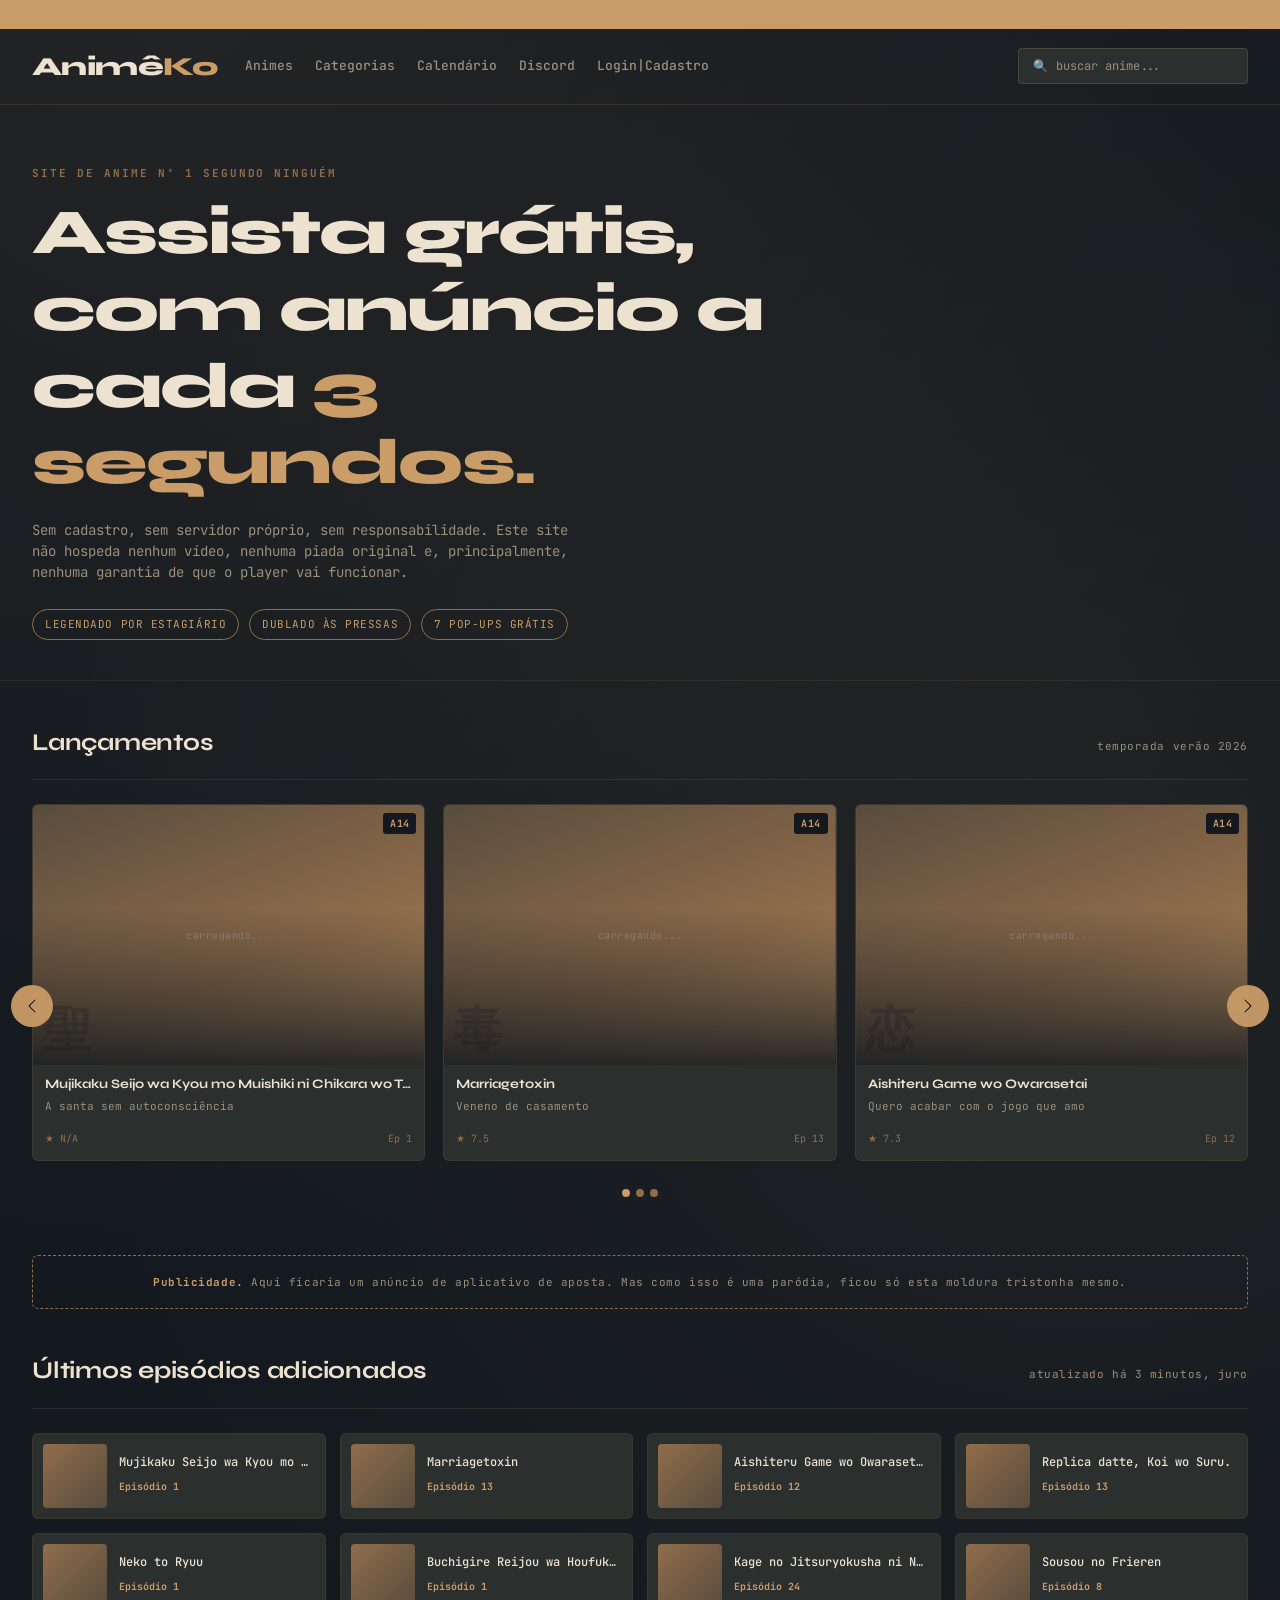
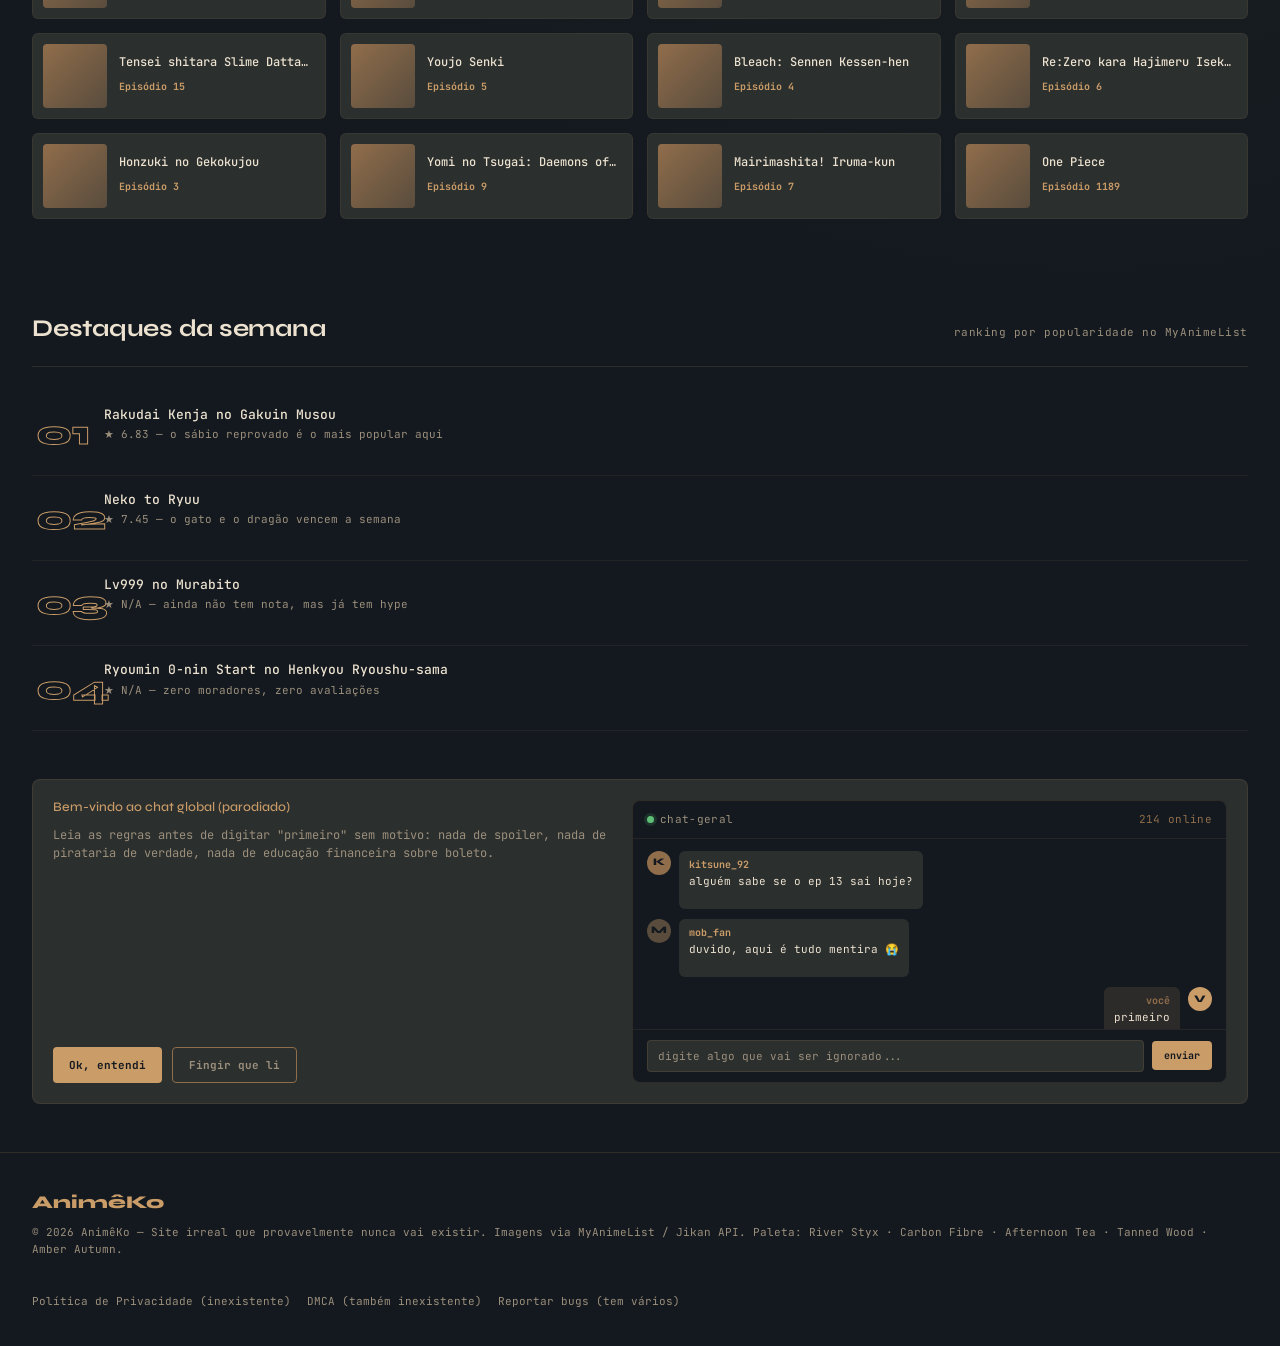
<file: index.html>
<!DOCTYPE html>
<html lang="pt-BR">
<head>
  <meta charset="UTF-8">
  <meta name="viewport" content="width=device-width, initial-scale=1, shrink-to-fit=no">
  <title>AnimêKo — Assista, finja que é legal, repita</title>
  <link rel="preconnect" href="https://fonts.googleapis.com">
  <link rel="preconnect" href="https://fonts.gstatic.com" crossorigin>
  <link href="https://fonts.googleapis.com/css2?family=Syne:wght@500;700;800&family=JetBrains+Mono:wght@400;500;700&display=swap" rel="stylesheet">
  <link href="https://cdnjs.cloudflare.com/ajax/libs/twitter-bootstrap/5.3.3/css/bootstrap.min.css" rel="stylesheet">
  <link href="animeko.css" rel="stylesheet">
</head>
<body>

<div class="ticker"><span>⚠ ISTO NÃO É UM SITE REAL — NENHUM EPISÓDIO REAL É HOSPEDADO AQUI — É SÓ UM LAYOUT HTML ⚠ &nbsp;&nbsp;&nbsp; ⚠ ISTO NÃO É UM SITE REAL — NENHUM EPISÓDIO REAL É HOSPEDADO AQUI — É SÓ UM LAYOUT HTML ⚠</span></div>

<header>
  <div class="logo"><a href="index.html">Animê<em>Ko</em></a></div>
  <nav>
    <a href="animeko-lista.html">Animes</a>
    <a href="animeko-categorias.html">Categorias</a>
    <a href="animeko-calendario.html">Calendário</a>
    <a href="https://discord.gg/TGBqSPArK">Discord</a>
    <a href="animeko-login.html">Login|Cadastro</a>
  </nav>
  <div class="search-box">
    🔍 <input type="text" placeholder="buscar anime..." />
  </div>
</header>

<div class="hero">
  <div class="eyebrow">site de anime nº 1 segundo ninguém</div>
  <h1 class="hero-title">Assista grátis,<br>com anúncio a cada <em>3 segundos.</em></h1>
  <p class="hero-sub">Sem cadastro, sem servidor próprio, sem responsabilidade. Este site não hospeda nenhum vídeo, nenhuma piada original e, principalmente, nenhuma garantia de que o player vai funcionar.</p>
  <div class="hero-tags">
    <span class="tag">Legendado por estagiário</span>
    <span class="tag">Dublado às pressas</span>
    <span class="tag">7 pop-ups grátis</span>
  </div>
</div>

<section>
  <div class="section-head">
    <h2>Lançamentos</h2>
    <span class="count">temporada verão 2026</span>
  </div>
  <div id="lancamentos-carousel" class="carousel slide" data-bs-ride="carousel" data-bs-interval="5500">
    <div class="carousel-inner">

      <div class="carousel-item active">
        <div class="slide-grid">
          <div class="card">
            <div class="card-art" data-anime-query="Mujikaku Seijo wa Kyou mo Muishiki ni Chikara wo Tare Nagasu">
              <span class="badge-art">A14</span><span class="glyph">聖</span>
              <span class="img-loading">carregando...</span>
            </div>
            <div class="card-body-inner">
              <h3>Mujikaku Seijo wa Kyou mo Muishiki ni Chikara wo Tare Nagasu</h3>
              <p>A santa sem autoconsciência</p>
              <div class="card-meta"><span>★ N/A</span><span>Ep 1</span></div>
            </div>
          </div>
          <div class="card">
            <div class="card-art" data-anime-query="Marriagetoxin">
              <span class="badge-art">A14</span><span class="glyph">毒</span>
              <span class="img-loading">carregando...</span>
            </div>
            <div class="card-body-inner">
              <h3>Marriagetoxin</h3>
              <p>Veneno de casamento</p>
              <div class="card-meta"><span>★ 7.5</span><span>Ep 13</span></div>
            </div>
          </div>
          <div class="card">
            <div class="card-art" data-anime-query="Aishiteru Game wo Owarasetai">
              <span class="badge-art">A14</span><span class="glyph">恋</span>
              <span class="img-loading">carregando...</span>
            </div>
            <div class="card-body-inner">
              <h3>Aishiteru Game wo Owarasetai</h3>
              <p>Quero acabar com o jogo que amo</p>
              <div class="card-meta"><span>★ 7.3</span><span>Ep 12</span></div>
            </div>
          </div>
        </div>
      </div>

      <div class="carousel-item">
        <div class="slide-grid">
          <div class="card">
            <div class="card-art" data-anime-query="Replica datte, Koi wo Suru.">
              <span class="badge-art">A14</span><span class="glyph">複</span>
              <span class="img-loading">carregando...</span>
            </div>
            <div class="card-body-inner">
              <h3>Replica datte, Koi wo Suru.</h3>
              <p>Mesmo sendo réplica, ainda se apaixona</p>
              <div class="card-meta"><span>★ 6.9</span><span>Ep 13</span></div>
            </div>
          </div>
          <div class="card">
            <div class="card-art" data-anime-query="Rakudai Kenja no Gakuin Musou">
              <span class="badge-art">A14</span><span class="glyph">賢</span>
              <span class="img-loading">carregando...</span>
            </div>
            <div class="card-body-inner">
              <h3>Rakudai Kenja no Gakuin Musou</h3>
              <p>O sábio reprovado invencível</p>
              <div class="card-meta"><span>★ 6.8</span><span>Ep 1</span></div>
            </div>
          </div>
          <div class="card">
            <div class="card-art" data-anime-query="Neko to Ryuu">
              <span class="badge-art">A14</span><span class="glyph">竜</span>
              <span class="img-loading">carregando...</span>
            </div>
            <div class="card-body-inner">
              <h3>Neko to Ryuu</h3>
              <p>O gato e o dragão</p>
              <div class="card-meta"><span>★ 7.4</span><span>Ep 1</span></div>
            </div>
          </div>
        </div>
      </div>

      <div class="carousel-item">
        <div class="slide-grid">
          <div class="card">
            <div class="card-art" data-anime-query="Lv999 no Murabito">
              <span class="badge-art">A14</span><span class="glyph">塔</span>
              <span class="img-loading">carregando...</span>
            </div>
            <div class="card-body-inner">
              <h3>Lv999 no Murabito</h3>
              <p>O aldeão de nível 999</p>
              <div class="card-meta"><span>★ N/A</span><span>Ep 1</span></div>
            </div>
          </div>
          <div class="card">
            <div class="card-art" data-anime-query="Ryoumin 0-nin Start no Henkyou Ryoushu-sama">
              <span class="badge-art">A14</span><span class="glyph">籍</span>
              <span class="img-loading">carregando...</span>
            </div>
            <div class="card-body-inner">
              <h3>Ryoumin 0-nin Start no Henkyou Ryoushu-sama</h3>
              <p>O senhor feudal da fronteira do zero</p>
              <div class="card-meta"><span>★ N/A</span><span>Ep 1</span></div>
            </div>
          </div>
          <div class="card">
            <div class="card-art" data-anime-query="Buchigire Reijou wa Houfuku wo Chikaimashita">
              <span class="badge-art">A14</span><span class="glyph">怒</span>
              <span class="img-loading">carregando...</span>
            </div>
            <div class="card-body-inner">
              <h3>Buchigire Reijou wa Houfuku wo Chikaimashita</h3>
              <p>A nobre furiosa jurou vingança</p>
              <div class="card-meta"><span>★ N/A</span><span>Ep 1</span></div>
            </div>
          </div>
        </div>
      </div>

    </div>
    <button class="carousel-control-prev" type="button" data-bs-target="#lancamentos-carousel" data-bs-slide="prev">
      <span class="carousel-control-prev-icon" aria-hidden="true"></span>
      <span class="visually-hidden">Anterior</span>
    </button>
    <button class="carousel-control-next" type="button" data-bs-target="#lancamentos-carousel" data-bs-slide="next">
      <span class="carousel-control-next-icon" aria-hidden="true"></span>
      <span class="visually-hidden">Próximo</span>
    </button>
    <div class="carousel-indicators">
      <button type="button" data-bs-target="#lancamentos-carousel" data-bs-slide-to="0" class="active" aria-current="true"></button>
      <button type="button" data-bs-target="#lancamentos-carousel" data-bs-slide-to="1"></button>
      <button type="button" data-bs-target="#lancamentos-carousel" data-bs-slide-to="2"></button>
    </div>
  </div>
</section>

<div class="ad-strip"><strong>Publicidade.</strong> Aqui ficaria um anúncio de aplicativo de aposta. Mas como isso é uma paródia, ficou só esta moldura tristonha mesmo.</div>

<section>
  <div class="section-head">
    <h2>Últimos episódios adicionados</h2>
    <span class="count">atualizado há 3 minutos, juro</span>
  </div>
  <div class="ep-list">
    <div class="ep">
      <div class="ep-thumb" data-ep-query="Mujikaku Seijo wa Kyou mo Muishiki ni Chikara wo Tare Nagasu"></div>
      <div class="ep-info"><h4>Mujikaku Seijo wa Kyou mo Muishiki ni Chikara wo Tare Nagasu</h4><span>Episódio 1</span></div>
    </div>
    <div class="ep">
      <div class="ep-thumb" data-ep-query="Marriagetoxin"></div>
      <div class="ep-info"><h4>Marriagetoxin</h4><span>Episódio 13</span></div>
    </div>
    <div class="ep">
      <div class="ep-thumb" data-ep-query="Aishiteru Game wo Owarasetai"></div>
      <div class="ep-info"><h4>Aishiteru Game wo Owarasetai</h4><span>Episódio 12</span></div>
    </div>
    <div class="ep">
      <div class="ep-thumb" data-ep-query="Replica datte, Koi wo Suru."></div>
      <div class="ep-info"><h4>Replica datte, Koi wo Suru.</h4><span>Episódio 13</span></div>
    </div>
    <div class="ep">
      <div class="ep-thumb" data-ep-query="Neko to Ryuu"></div>
      <div class="ep-info"><h4>Neko to Ryuu</h4><span>Episódio 1</span></div>
    </div>
    <div class="ep">
      <div class="ep-thumb" data-ep-query="Buchigire Reijou wa Houfuku wo Chikaimashita"></div>
      <div class="ep-info"><h4>Buchigire Reijou wa Houfuku wo Chikaimashita</h4><span>Episódio 1</span></div>
    </div>
    <div class="ep">
      <div class="ep-thumb" data-ep-query="Kage no Jitsuryokusha ni Naritakute!"></div>
      <div class="ep-info"><h4>Kage no Jitsuryokusha ni Naritakute!</h4><span>Episódio 24</span></div>
    </div>
    <div class="ep">
      <div class="ep-thumb" data-ep-query="Sousou no Frieren"></div>
      <div class="ep-info"><h4>Sousou no Frieren</h4><span>Episódio 8</span></div>
    </div>
    <div class="ep">
      <div class="ep-thumb" data-ep-query="Tensei shitara Slime Datta Ken"></div>
      <div class="ep-info"><h4>Tensei shitara Slime Datta Ken</h4><span>Episódio 15</span></div>
    </div>
    <div class="ep">
      <div class="ep-thumb" data-ep-query="Youjo Senki"></div>
      <div class="ep-info"><h4>Youjo Senki</h4><span>Episódio 5</span></div>
    </div>
    <div class="ep">
      <div class="ep-thumb" data-ep-query="Bleach Sennen Kessen-hen"></div>
      <div class="ep-info"><h4>Bleach: Sennen Kessen-hen</h4><span>Episódio 4</span></div>
    </div>
    <div class="ep">
      <div class="ep-thumb" data-ep-query="Re Zero kara Hajimeru Isekai Seikatsu"></div>
      <div class="ep-info"><h4>Re:Zero kara Hajimeru Isekai Seikatsu 4th Season</h4><span>Episódio 6</span></div>
    </div>
    <div class="ep">
      <div class="ep-thumb" data-ep-query="Honzuki no Gekokujou"></div>
      <div class="ep-info"><h4>Honzuki no Gekokujou</h4><span>Episódio 3</span></div>
    </div>
    <div class="ep">
      <div class="ep-thumb" data-ep-query="Yomi no Tsugai"></div>
      <div class="ep-info"><h4>Yomi no Tsugai: Daemons of the Shadow Realm</h4><span>Episódio 9</span></div>
    </div>
    <div class="ep">
      <div class="ep-thumb" data-ep-query="Mairimashita Iruma-kun"></div>
      <div class="ep-info"><h4>Mairimashita! Iruma-kun</h4><span>Episódio 7</span></div>
    </div>
    <div class="ep">
      <div class="ep-thumb" data-ep-query="One Piece"></div>
      <div class="ep-info"><h4>One Piece</h4><span>Episódio 1189</span></div>
    </div>
  </div>
</section>

<section>
  <div class="section-head">
    <h2>Destaques da semana</h2>
    <span class="count">ranking por popularidade no MyAnimeList</span>
  </div>
  <div class="rank-list">
    <div class="rank-item"><span class="rank-num">01</span><div><h4>Rakudai Kenja no Gakuin Musou</h4><p>★ 6.83 — o sábio reprovado é o mais popular aqui</p></div></div>
    <div class="rank-item"><span class="rank-num">02</span><div><h4>Neko to Ryuu</h4><p>★ 7.45 — o gato e o dragão vencem a semana</p></div></div>
    <div class="rank-item"><span class="rank-num">03</span><div><h4>Lv999 no Murabito</h4><p>★ N/A — ainda não tem nota, mas já tem hype</p></div></div>
    <div class="rank-item"><span class="rank-num">04</span><div><h4>Ryoumin 0-nin Start no Henkyou Ryoushu-sama</h4><p>★ N/A — zero moradores, zero avaliações</p></div></div>
  </div>
</section>

<div class="chat-card">
  <div class="chat-card-info">
    <h5>Bem-vindo ao chat global (parodiado)</h5>
    <p>Leia as regras antes de digitar "primeiro" sem motivo: nada de spoiler, nada de pirataria de verdade, nada de educação financeira sobre boleto.</p>
    <div class="chat-btns">
      <button class="btn-af btn-primary-af">Ok, entendi</button>
      <button class="btn-af btn-ghost-af">Fingir que li</button>
    </div>
  </div>

  <div class="chat-window">
    <div class="chat-window-head">
      <span class="chat-dot"></span> chat-geral <span class="chat-online">214 online</span>
    </div>
    <div class="chat-messages">
      <div class="chat-msg">
        <span class="chat-avatar" style="background:var(--wood)">K</span>
        <div class="chat-bubble">
          <span class="chat-user">kitsune_92</span>
          <p>alguém sabe se o ep 13 sai hoje?</p>
        </div>
      </div>
      <div class="chat-msg">
        <span class="chat-avatar" style="background:var(--tea)">M</span>
        <div class="chat-bubble">
          <span class="chat-user">mob_fan</span>
          <p>duvido, aqui é tudo mentira 😭</p>
        </div>
      </div>
      <div class="chat-msg self">
        <span class="chat-avatar" style="background:var(--amber)">V</span>
        <div class="chat-bubble">
          <span class="chat-user">você</span>
          <p>primeiro</p>
        </div>
      </div>
      <div class="chat-msg">
        <span class="chat-avatar" style="background:var(--wood)">R</span>
        <div class="chat-bubble">
          <span class="chat-user">reijou_stan</span>
          <p>bane esse aí kkkk</p>
        </div>
      </div>
    </div>
    <div class="chat-input-row">
      <span class="chat-input-fake">digite algo que vai ser ignorado...</span>
      <span class="chat-send">enviar</span>
    </div>
  </div>
</div>

<footer>
  <div>
    <div class="foot-logo">AnimêKo</div>
    <p class="legal">© 2026 AnimêKo — Site irreal que provavelmente nunca vai existir. Imagens via MyAnimeList / Jikan API. Paleta: River Styx · Carbon Fibre · Afternoon Tea · Tanned Wood · Amber Autumn.</p>
  </div>
  <div class="footer-links">
    <a href="#">Política de Privacidade (inexistente)</a>
    <a href="#">DMCA (também inexistente)</a>
    <a href="#">Reportar bugs (tem vários)</a>
  </div>
</footer>

<script src="https://cdnjs.cloudflare.com/ajax/libs/twitter-bootstrap/5.3.3/js/bootstrap.bundle.min.js"></script>
<script>
(async function loadAllImages(){
  // Jikan cache: evita requisições duplicadas para o mesmo anime
  const cache = {};

  async function fetchCover(query){
    if(cache[query]) return cache[query];
    try{
      const res = await fetch('https://api.jikan.moe/v4/anime?q=' + encodeURIComponent(query) + '&limit=1');
      const data = await res.json();
      const img = data?.data?.[0]?.images?.jpg?.large_image_url ?? null;
      cache[query] = img;
      return img;
    }catch(e){
      console.warn('Jikan falhou para:', query, e);
      return null;
    }
  }

  // ---- capas do carrossel ----
  const cards = document.querySelectorAll('.card-art[data-anime-query]');
  for(const el of cards){
    const q = el.getAttribute('data-anime-query');
    const img = await fetchCover(q);
    if(img){
      el.style.backgroundImage = "url('" + img + "')";
      el.classList.add('has-photo');
    }
    await new Promise(r => setTimeout(r, 400));
  }

  // ---- thumbs dos episódios ----
  const thumbs = document.querySelectorAll('.ep-thumb[data-ep-query]');
  for(const el of thumbs){
    const q = el.getAttribute('data-ep-query');
    const img = await fetchCover(q); // usa cache se já buscou
    if(img){
      el.style.backgroundImage = "url('" + img + "')";
      el.style.backgroundSize = 'cover';
      el.style.backgroundPosition = 'center top';
      el.classList.add('has-photo');
    }
    await new Promise(r => setTimeout(r, 200));
  }
})();
</script>
</body>
</html>
</file>
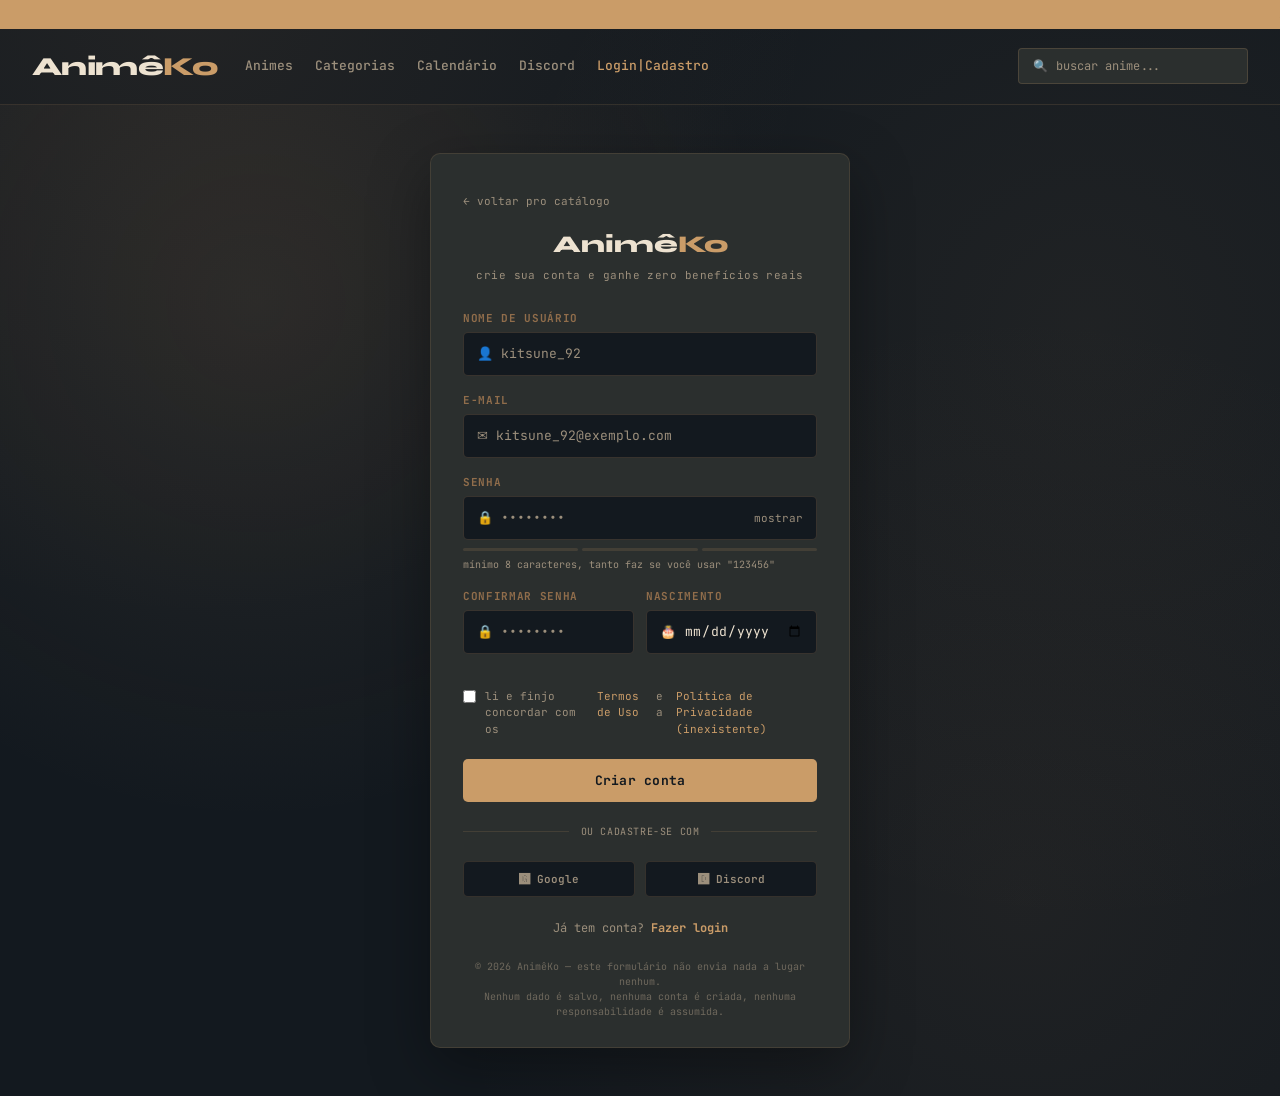
<file: animeko-cadastro.html>
<!DOCTYPE html>
<html lang="pt-BR">
<head>
  <meta charset="UTF-8">
  <meta name="viewport" content="width=device-width, initial-scale=1, shrink-to-fit=no">
  <title>Cadastro — AnimêKo</title>
  <link rel="preconnect" href="https://fonts.googleapis.com">
  <link rel="preconnect" href="https://fonts.gstatic.com" crossorigin>
  <link href="https://fonts.googleapis.com/css2?family=Syne:wght@500;700;800&family=JetBrains+Mono:wght@400;500;700&display=swap" rel="stylesheet">
  <link href="animeko.css" rel="stylesheet">
</head>
<body>

<div class="ticker"><span>⚠ ISTO NÃO É UM SITE REAL — NENHUM CADASTRO AQUI É PROCESSADO DE VERDADE — É SÓ UM LAYOUT HTML ⚠ &nbsp;&nbsp;&nbsp; ⚠ ISTO NÃO É UM SITE REAL — NENHUM CADASTRO AQUI É PROCESSADO DE VERDADE — É SÓ UM LAYOUT HTML ⚠</span></div>

<header>
  <div class="logo"><a href="index.html">Animê<em>Ko</em></a></div>
  <nav>
    <a href="animeko-lista.html">Animes</a>
    <a href="animeko-categorias.html">Categorias</a>
    <a href="animeko-calendario.html">Calendário</a>
    <a href="#">Discord</a>
    <a href="animeko-login.html" style="color:var(--amber)">Login|Cadastro</a>
  </nav>
  <div class="search-box">
    🔍 <input type="text" placeholder="buscar anime..." />
  </div>
</header>

<div class="signup-wrap">
  <div class="signup-card">
    <a href="animeko-inicial.html" class="back-home">← voltar pro catálogo</a>
    <div class="signup-logo">Animê<em>Ko</em></div>
    <div class="signup-sub">crie sua conta e ganhe zero benefícios reais</div>

    <form onsubmit="return false;">
      <div class="field">
        <label for="nome">Nome de usuário</label>
        <div class="input-shell">
          <span>👤</span>
          <input id="nome" type="text" placeholder="kitsune_92" required />
        </div>
      </div>

      <div class="field">
        <label for="email">E-mail</label>
        <div class="input-shell">
          <span>✉</span>
          <input id="email" type="email" placeholder="kitsune_92@exemplo.com" required />
        </div>
      </div>

      <div class="field">
        <label for="senha">Senha</label>
        <div class="input-shell">
          <span>🔒</span>
          <input id="senha" type="password" placeholder="••••••••" oninput="atualizarForca(this.value)" required minlength="8" />
          <button type="button" class="toggle-pw" onclick="const i=document.getElementById('senha'); i.type = i.type==='password' ? 'text' : 'password'; this.textContent = i.type==='password' ? 'mostrar' : 'ocultar';">mostrar</button>
        </div>
        <div class="pw-strength" id="pwStrength"><i></i><i></i><i></i></div>
        <p class="pw-hint">mínimo 8 caracteres, tanto faz se você usar "123456"</p>
      </div>

      <div class="field-row">
        <div class="field">
          <label for="confirmar">Confirmar senha</label>
          <div class="input-shell">
            <span>🔒</span>
            <input id="confirmar" type="password" placeholder="••••••••" required />
          </div>
        </div>
        <div class="field">
          <label for="nasc">Nascimento</label>
          <div class="input-shell">
            <span>🎂</span>
            <input id="nasc" type="date" required />
          </div>
        </div>
      </div>

      <label class="field-check">
        <input type="checkbox" required />
        li e finjo concordar com os <a href="#">Termos de Uso</a> e a <a href="#">Política de Privacidade (inexistente)</a>
      </label>

      <button type="submit" class="btn-signup">Criar conta</button>
    </form>

    <div class="divider">ou cadastre-se com</div>
    <div class="oauth-row">
      <button class="btn-oauth" type="button">🅶 Google</button>
      <button class="btn-oauth" type="button">🅳 Discord</button>
    </div>

    <p class="login-hint">Já tem conta? <a href="animeko-login.html">Fazer login</a></p>

    <p class="fine-print">© 2026 AnimêKo — este formulário não envia nada a lugar nenhum.<br>Nenhum dado é salvo, nenhuma conta é criada, nenhuma responsabilidade é assumida.</p>
  </div>
</div>

<script>
  function atualizarForca(valor){
    const el = document.getElementById('pwStrength');
    el.className = 'pw-strength';
    if(valor.length === 0) return;
    if(valor.length < 6) el.classList.add('weak');
    else if(valor.length < 10) el.classList.add('medium');
    else el.classList.add('strong');
  }
</script>

</body>
</html>
</file>
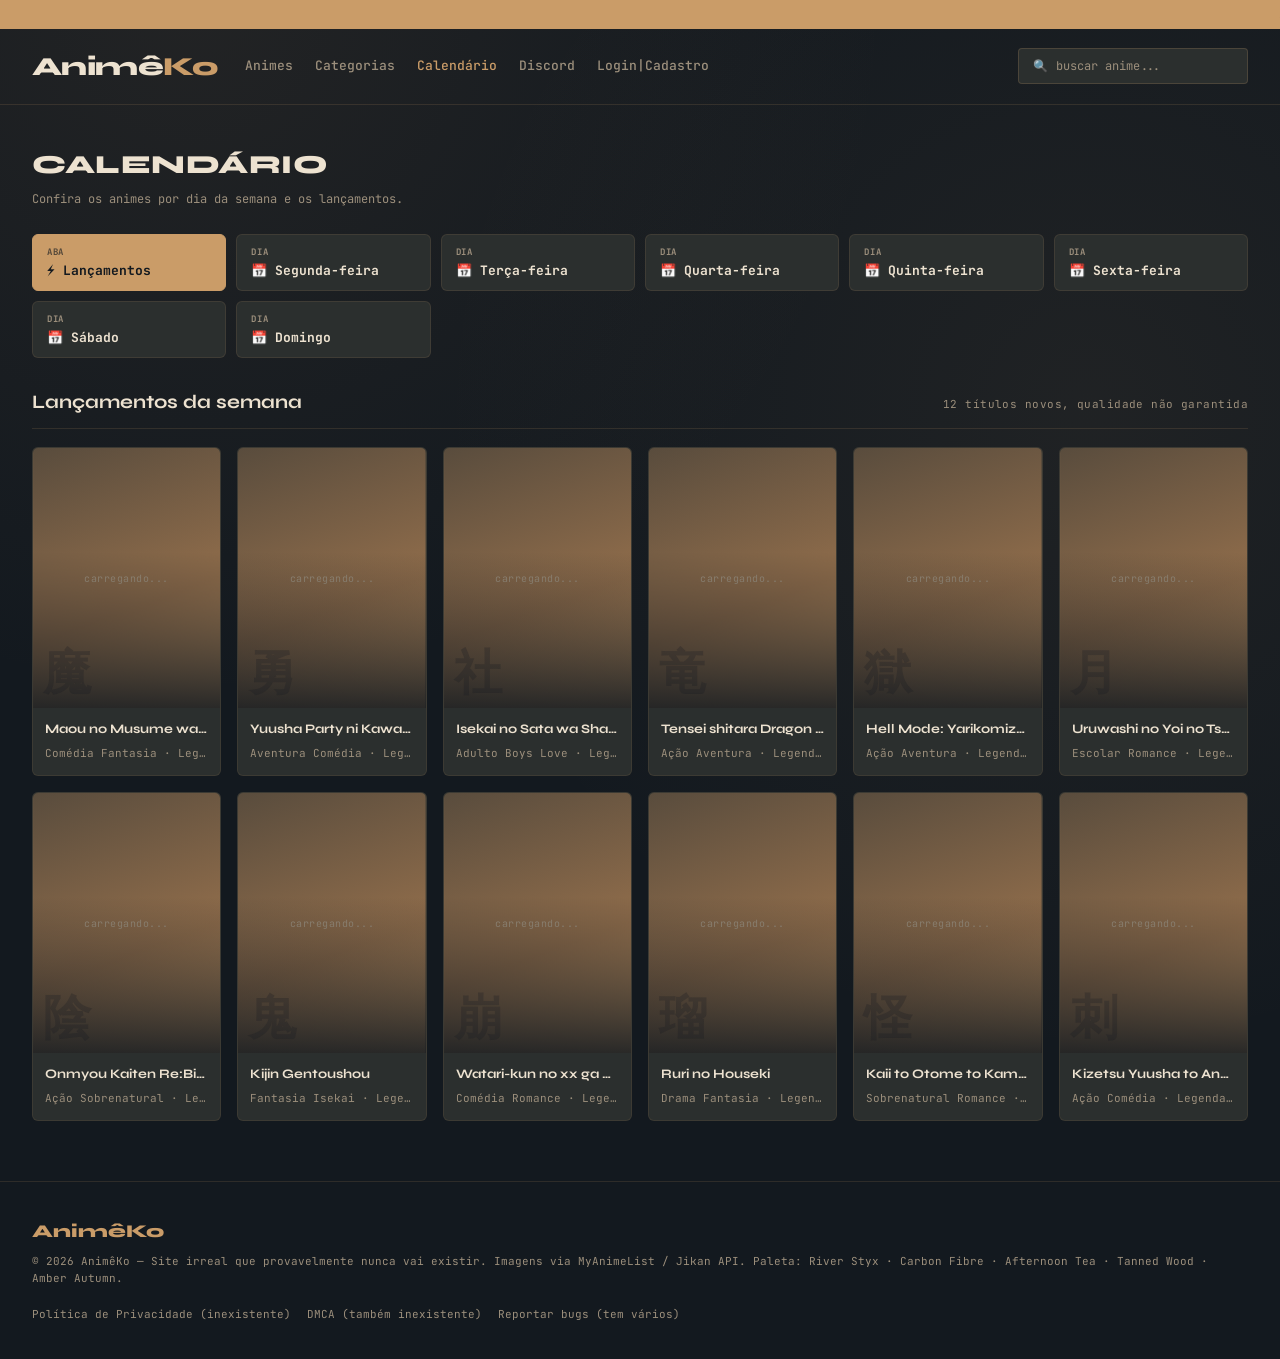
<file: animeko-calendario.html>
<!DOCTYPE html>
<html lang="pt-BR">
<head>
  <meta charset="UTF-8">
  <meta name="viewport" content="width=device-width, initial-scale=1, shrink-to-fit=no">
  <title>Calendário — AnimêKo</title>
  <link rel="preconnect" href="https://fonts.googleapis.com">
  <link rel="preconnect" href="https://fonts.gstatic.com" crossorigin>
  <link href="https://fonts.googleapis.com/css2?family=Syne:wght@500;700;800&family=JetBrains+Mono:wght@400;500;700&display=swap" rel="stylesheet">
  <link href="animeko.css" rel="stylesheet">
</head>
<body>

<div class="ticker"><span>⚠ ISTO NÃO É UM SITE REAL — NENHUM DESTES HORÁRIOS EXISTE DE VERDADE — É SÓ UM LAYOUT HTML ⚠ &nbsp;&nbsp;&nbsp; ⚠ ISTO NÃO É UM SITE REAL — NENHUM DESTES HORÁRIOS EXISTE DE VERDADE — É SÓ UM LAYOUT HTML ⚠</span></div>

<header>
  <div class="logo"><a href="index.html">Animê<em>Ko</em></a></div>
  <nav>
    <a href="animeko-lista.html">Animes</a>
    <a href="animeko-categorias.html">Categorias</a>
    <a href="animeko-calendario.html" style="color:var(--amber)">Calendário</a>
    <a href="#">Discord</a>
    <a href="animeko-login.html">Login|Cadastro</a>
  </nav>
  <div class="search-box">
    🔍 <input type="text" placeholder="buscar anime..." />
  </div>
</header>

<div class="cal-wrap">
  <div class="cal-head">
    <h1>Calendário</h1>
    <p>Confira os animes por dia da semana e os lançamentos.</p>
  </div>

  <div class="day-tabs">
    <button class="day-tab active" data-panel="lancamentos">
      <span class="day-tab-label">Aba</span>
      <span class="day-tab-name">⚡ Lançamentos</span>
    </button>
    <button class="day-tab" data-panel="segunda">
      <span class="day-tab-label">Dia</span>
      <span class="day-tab-name">📅 Segunda-feira</span>
    </button>
    <button class="day-tab" data-panel="terca">
      <span class="day-tab-label">Dia</span>
      <span class="day-tab-name">📅 Terça-feira</span>
    </button>
    <button class="day-tab" data-panel="quarta">
      <span class="day-tab-label">Dia</span>
      <span class="day-tab-name">📅 Quarta-feira</span>
    </button>
    <button class="day-tab" data-panel="quinta">
      <span class="day-tab-label">Dia</span>
      <span class="day-tab-name">📅 Quinta-feira</span>
    </button>
    <button class="day-tab" data-panel="sexta">
      <span class="day-tab-label">Dia</span>
      <span class="day-tab-name">📅 Sexta-feira</span>
    </button>
    <button class="day-tab" data-panel="sabado">
      <span class="day-tab-label">Dia</span>
      <span class="day-tab-name">📅 Sábado</span>
    </button>
    <button class="day-tab" data-panel="domingo">
      <span class="day-tab-label">Dia</span>
      <span class="day-tab-name">📅 Domingo</span>
    </button>
  </div>

  <!-- ---- LANÇAMENTOS ---- -->
  <div class="cal-panel active" id="panel-lancamentos">
    <div class="cal-panel-head">
      <h2>Lançamentos da semana</h2>
      <span class="count">12 títulos novos, qualidade não garantida</span>
    </div>
    <div class="cal-grid">
      <div class="card">
        <div class="card-art" data-anime-query="Maou no Musume wa Yasashisugiru!"><span class="glyph">魔</span><span class="img-loading">carregando...</span></div>
        <div class="card-body-inner"><h3>Maou no Musume wa Yasashisugiru</h3><p>Comédia Fantasia · Legendado</p></div>
      </div>
      <div class="card">
        <div class="card-art" data-anime-query="Yuusha Party ni Kawaii Ko ga Ita node"><span class="glyph">勇</span><span class="img-loading">carregando...</span></div>
        <div class="card-body-inner"><h3>Yuusha Party ni Kawaii Ko ga Ita...</h3><p>Aventura Comédia · Legendado</p></div>
      </div>
      <div class="card">
        <div class="card-art" data-anime-query="Isekai no Sata wa Shachiku Shidai"><span class="glyph">社</span><span class="img-loading">carregando...</span></div>
        <div class="card-body-inner"><h3>Isekai no Sata wa Shachiku Shidai</h3><p>Adulto Boys Love · Legendado</p></div>
      </div>
      <div class="card">
        <div class="card-art" data-anime-query="Tensei shitara Dragon no Tamago Datta"><span class="glyph">竜</span><span class="img-loading">carregando...</span></div>
        <div class="card-body-inner"><h3>Tensei shitara Dragon no Tamago...</h3><p>Ação Aventura · Legendado</p></div>
      </div>
      <div class="card">
        <div class="card-art" data-anime-query="Hell Mode Yarikomizuki no Gamer"><span class="glyph">獄</span><span class="img-loading">carregando...</span></div>
        <div class="card-body-inner"><h3>Hell Mode: Yarikomizuki n...</h3><p>Ação Aventura · Legendado</p></div>
      </div>
      <div class="card">
        <div class="card-art" data-anime-query="Uruwashi no Yoi no Tsuki"><span class="glyph">月</span><span class="img-loading">carregando...</span></div>
        <div class="card-body-inner"><h3>Uruwashi no Yoi no Tsuki</h3><p>Escolar Romance · Legendado</p></div>
      </div>
      <div class="card">
        <div class="card-art" data-anime-query="Onmyou Kaiten Re:Birth Verse"><span class="glyph">陰</span><span class="img-loading">carregando...</span></div>
        <div class="card-body-inner"><h3>Onmyou Kaiten Re:Birth Verse</h3><p>Ação Sobrenatural · Legendado</p></div>
      </div>
      <div class="card">
        <div class="card-art" data-anime-query="Kijin Gentoushou"><span class="glyph">鬼</span><span class="img-loading">carregando...</span></div>
        <div class="card-body-inner"><h3>Kijin Gentoushou</h3><p>Fantasia Isekai · Legendado</p></div>
      </div>
      <div class="card">
        <div class="card-art" data-anime-query="Watari-kun no xx ga Houkai Sunzen"><span class="glyph">崩</span><span class="img-loading">carregando...</span></div>
        <div class="card-body-inner"><h3>Watari-kun no xx ga Houkai...</h3><p>Comédia Romance · Legendado</p></div>
      </div>
      <div class="card">
        <div class="card-art" data-anime-query="Ruri no Houseki"><span class="glyph">瑠</span><span class="img-loading">carregando...</span></div>
        <div class="card-body-inner"><h3>Ruri no Houseki</h3><p>Drama Fantasia · Legendado</p></div>
      </div>
      <div class="card">
        <div class="card-art" data-anime-query="Kaii to Otome to Kamikakushi"><span class="glyph">怪</span><span class="img-loading">carregando...</span></div>
        <div class="card-body-inner"><h3>Kaii to Otome to Kamikakushi</h3><p>Sobrenatural Romance · Legendado</p></div>
      </div>
      <div class="card">
        <div class="card-art" data-anime-query="Kizetsu Yuusha to Ansatsu Hime"><span class="glyph">刺</span><span class="img-loading">carregando...</span></div>
        <div class="card-body-inner"><h3>Kizetsu Yuusha to Ansatsu Hime</h3><p>Ação Comédia · Legendado</p></div>
      </div>
    </div>
  </div>

  <!-- ---- SEGUNDA ---- -->
  <div class="cal-panel" id="panel-segunda">
    <div class="cal-panel-head">
      <h2>Animes de segunda-feira</h2>
      <span class="count">6 títulos no ar</span>
    </div>
    <div class="cal-grid">
      <div class="card"><div class="card-art" data-anime-query="One Piece"><span class="glyph">海</span><span class="img-loading">carregando...</span></div><div class="card-body-inner"><h3>One Piece</h3><p>Ação Aventura · Legendado</p></div></div>
      <div class="card"><div class="card-art" data-anime-query="Sousou no Frieren"><span class="glyph">葬</span><span class="img-loading">carregando...</span></div><div class="card-body-inner"><h3>Sousou no Frieren</h3><p>Fantasia Aventura · Legendado</p></div></div>
      <div class="card"><div class="card-art" data-anime-query="Tensei shitara Slime Datta Ken"><span class="glyph">転</span><span class="img-loading">carregando...</span></div><div class="card-body-inner"><h3>Tensei shitara Slime Datta Ken</h3><p>Isekai Comédia · Dublado</p></div></div>
      <div class="card"><div class="card-art" data-anime-query="Re Zero kara Hajimeru Isekai Seikatsu"><span class="glyph">零</span><span class="img-loading">carregando...</span></div><div class="card-body-inner"><h3>Re:Zero kara Hajimeru Isekai...</h3><p>Isekai Drama · Legendado</p></div></div>
      <div class="card"><div class="card-art" data-anime-query="Bleach Sennen Kessen-hen"><span class="glyph">護</span><span class="img-loading">carregando...</span></div><div class="card-body-inner"><h3>Bleach: Sennen Kessen-hen</h3><p>Ação Sobrenatural · Legendado</p></div></div>
      <div class="card"><div class="card-art" data-anime-query="Mairimashita Iruma-kun"><span class="glyph">悪</span><span class="img-loading">carregando...</span></div><div class="card-body-inner"><h3>Mairimashita! Iruma-kun</h3><p>Comédia Escolar · Dublado</p></div></div>
    </div>
  </div>

  <!-- ---- TERÇA ---- -->
  <div class="cal-panel" id="panel-terca">
    <div class="cal-panel-head">
      <h2>Animes de terça-feira</h2>
      <span class="count">6 títulos no ar</span>
    </div>
    <div class="cal-grid">
      <div class="card"><div class="card-art" data-anime-query="Jujutsu Kaisen"><span class="glyph">呪</span><span class="img-loading">carregando...</span></div><div class="card-body-inner"><h3>Jujutsu Kaisen</h3><p>Ação Sobrenatural · Legendado</p></div></div>
      <div class="card"><div class="card-art" data-anime-query="Spy x Family"><span class="glyph">諜</span><span class="img-loading">carregando...</span></div><div class="card-body-inner"><h3>Spy x Family</h3><p>Comédia Ação · Dublado</p></div></div>
      <div class="card"><div class="card-art" data-anime-query="Kage no Jitsuryokusha ni Naritakute"><span class="glyph">影</span><span class="img-loading">carregando...</span></div><div class="card-body-inner"><h3>Kage no Jitsuryokusha ni Naritakute!</h3><p>Ação Comédia · Legendado</p></div></div>
      <div class="card"><div class="card-art" data-anime-query="Youjo Senki"><span class="glyph">幼</span><span class="img-loading">carregando...</span></div><div class="card-body-inner"><h3>Youjo Senki</h3><p>Militar Fantasia · Legendado</p></div></div>
      <div class="card"><div class="card-art" data-anime-query="Honzuki no Gekokujou"><span class="glyph">本</span><span class="img-loading">carregando...</span></div><div class="card-body-inner"><h3>Honzuki no Gekokujou</h3><p>Fantasia Drama · Legendado</p></div></div>
      <div class="card"><div class="card-art" data-anime-query="Yomi no Tsugai"><span class="glyph">冥</span><span class="img-loading">carregando...</span></div><div class="card-body-inner"><h3>Yomi no Tsugai</h3><p>Sobrenatural Ação · Legendado</p></div></div>
    </div>
  </div>

  <!-- ---- QUARTA ---- -->
  <div class="cal-panel" id="panel-quarta">
    <div class="cal-panel-head">
      <h2>Animes de quarta-feira</h2>
      <span class="count">6 títulos no ar</span>
    </div>
    <div class="cal-grid">
      <div class="card"><div class="card-art" data-anime-query="Kimetsu no Yaiba"><span class="glyph">鬼</span><span class="img-loading">carregando...</span></div><div class="card-body-inner"><h3>Kimetsu no Yaiba</h3><p>Ação Sobrenatural · Dublado</p></div></div>
      <div class="card"><div class="card-art" data-anime-query="Chainsaw Man"><span class="glyph">鎖</span><span class="img-loading">carregando...</span></div><div class="card-body-inner"><h3>Chainsaw Man</h3><p>Ação Gore · Legendado</p></div></div>
      <div class="card"><div class="card-art" data-anime-query="Mob Psycho 100"><span class="glyph">百</span><span class="img-loading">carregando...</span></div><div class="card-body-inner"><h3>Mob Psycho 100</h3><p>Sobrenatural Comédia · Legendado</p></div></div>
      <div class="card"><div class="card-art" data-anime-query="Vinland Saga"><span class="glyph">戦</span><span class="img-loading">carregando...</span></div><div class="card-body-inner"><h3>Vinland Saga</h3><p>Ação História · Legendado</p></div></div>
      <div class="card"><div class="card-art" data-anime-query="Made in Abyss"><span class="glyph">穴</span><span class="img-loading">carregando...</span></div><div class="card-body-inner"><h3>Made in Abyss</h3><p>Aventura Mistério · Legendado</p></div></div>
      <div class="card"><div class="card-art" data-anime-query="Overlord"><span class="glyph">骨</span><span class="img-loading">carregando...</span></div><div class="card-body-inner"><h3>Overlord</h3><p>Isekai Ação · Dublado</p></div></div>
    </div>
  </div>

  <!-- ---- QUINTA ---- -->
  <div class="cal-panel" id="panel-quinta">
    <div class="cal-panel-head">
      <h2>Animes de quinta-feira</h2>
      <span class="count">6 títulos no ar</span>
    </div>
    <div class="cal-grid">
      <div class="card"><div class="card-art" data-anime-query="Shingeki no Kyojin"><span class="glyph">巨</span><span class="img-loading">carregando...</span></div><div class="card-body-inner"><h3>Shingeki no Kyojin</h3><p>Ação Drama · Dublado</p></div></div>
      <div class="card"><div class="card-art" data-anime-query="Boku no Hero Academia"><span class="glyph">英</span><span class="img-loading">carregando...</span></div><div class="card-body-inner"><h3>Boku no Hero Academia</h3><p>Ação Escolar · Dublado</p></div></div>
      <div class="card"><div class="card-art" data-anime-query="Dr. Stone"><span class="glyph">石</span><span class="img-loading">carregando...</span></div><div class="card-body-inner"><h3>Dr. Stone</h3><p>Aventura Sci-Fi · Legendado</p></div></div>
      <div class="card"><div class="card-art" data-anime-query="Black Clover"><span class="glyph">黒</span><span class="img-loading">carregando...</span></div><div class="card-body-inner"><h3>Black Clover</h3><p>Ação Fantasia · Dublado</p></div></div>
      <div class="card"><div class="card-art" data-anime-query="Fire Force"><span class="glyph">炎</span><span class="img-loading">carregando...</span></div><div class="card-body-inner"><h3>Fire Force</h3><p>Ação Sobrenatural · Legendado</p></div></div>
      <div class="card"><div class="card-art" data-anime-query="Yakusoku no Neverland"><span class="glyph">約</span><span class="img-loading">carregando...</span></div><div class="card-body-inner"><h3>Yakusoku no Neverland</h3><p>Suspense Mistério · Legendado</p></div></div>
    </div>
  </div>

  <!-- ---- SEXTA ---- -->
  <div class="cal-panel" id="panel-sexta">
    <div class="cal-panel-head">
      <h2>Animes de sexta-feira</h2>
      <span class="count">6 títulos no ar</span>
    </div>
    <div class="cal-grid">
      <div class="card"><div class="card-art" data-anime-query="Naruto Shippuuden"><span class="glyph">忍</span><span class="img-loading">carregando...</span></div><div class="card-body-inner"><h3>Naruto Shippuuden</h3><p>Ação Aventura · Dublado</p></div></div>
      <div class="card"><div class="card-art" data-anime-query="Fullmetal Alchemist Brotherhood"><span class="glyph">錬</span><span class="img-loading">carregando...</span></div><div class="card-body-inner"><h3>Fullmetal Alchemist: Brotherhood</h3><p>Ação Drama · Legendado</p></div></div>
      <div class="card"><div class="card-art" data-anime-query="Hunter x Hunter"><span class="glyph">猟</span><span class="img-loading">carregando...</span></div><div class="card-body-inner"><h3>Hunter x Hunter</h3><p>Aventura Ação · Dublado</p></div></div>
      <div class="card"><div class="card-art" data-anime-query="Death Note"><span class="glyph">死</span><span class="img-loading">carregando...</span></div><div class="card-body-inner"><h3>Death Note</h3><p>Suspense Psicológico · Legendado</p></div></div>
      <div class="card"><div class="card-art" data-anime-query="Steins Gate"><span class="glyph">石</span><span class="img-loading">carregando...</span></div><div class="card-body-inner"><h3>Steins;Gate</h3><p>Sci-Fi Suspense · Legendado</p></div></div>
      <div class="card"><div class="card-art" data-anime-query="Code Geass"><span class="glyph">反</span><span class="img-loading">carregando...</span></div><div class="card-body-inner"><h3>Code Geass</h3><p>Mecha Drama · Legendado</p></div></div>
    </div>
  </div>

  <!-- ---- SÁBADO ---- -->
  <div class="cal-panel" id="panel-sabado">
    <div class="cal-panel-head">
      <h2>Animes de sábado</h2>
      <span class="count">6 títulos no ar</span>
    </div>
    <div class="cal-grid">
      <div class="card"><div class="card-art" data-anime-query="Dragon Ball Super"><span class="glyph">球</span><span class="img-loading">carregando...</span></div><div class="card-body-inner"><h3>Dragon Ball Super</h3><p>Ação Aventura · Dublado</p></div></div>
      <div class="card"><div class="card-art" data-anime-query="Pokemon"><span class="glyph">獣</span><span class="img-loading">carregando...</span></div><div class="card-body-inner"><h3>Pokémon</h3><p>Aventura Infantil · Dublado</p></div></div>
      <div class="card"><div class="card-art" data-anime-query="Yu-Gi-Oh Duel Monsters"><span class="glyph">闇</span><span class="img-loading">carregando...</span></div><div class="card-body-inner"><h3>Yu-Gi-Oh! Duel Monsters</h3><p>Aventura Jogos · Dublado</p></div></div>
      <div class="card"><div class="card-art" data-anime-query="Digimon Adventure"><span class="glyph">獣</span><span class="img-loading">carregando...</span></div><div class="card-body-inner"><h3>Digimon Adventure</h3><p>Aventura Fantasia · Dublado</p></div></div>
      <div class="card"><div class="card-art" data-anime-query="One Punch Man"><span class="glyph">拳</span><span class="img-loading">carregando...</span></div><div class="card-body-inner"><h3>One Punch Man</h3><p>Ação Comédia · Legendado</p></div></div>
      <div class="card"><div class="card-art" data-anime-query="Toriko"><span class="glyph">食</span><span class="img-loading">carregando...</span></div><div class="card-body-inner"><h3>Toriko</h3><p>Aventura Gourmet · Dublado</p></div></div>
    </div>
  </div>

  <!-- ---- DOMINGO ---- -->
  <div class="cal-panel" id="panel-domingo">
    <div class="cal-panel-head">
      <h2>Animes de domingo</h2>
      <span class="count">6 títulos no ar</span>
    </div>
    <div class="cal-grid">
      <div class="card"><div class="card-art" data-anime-query="Detective Conan"><span class="glyph">探</span><span class="img-loading">carregando...</span></div><div class="card-body-inner"><h3>Detective Conan</h3><p>Mistério Suspense · Dublado</p></div></div>
      <div class="card"><div class="card-art" data-anime-query="Doraemon"><span class="glyph">猫</span><span class="img-loading">carregando...</span></div><div class="card-body-inner"><h3>Doraemon</h3><p>Comédia Infantil · Dublado</p></div></div>
      <div class="card"><div class="card-art" data-anime-query="Chibi Maruko-chan"><span class="glyph">丸</span><span class="img-loading">carregando...</span></div><div class="card-body-inner"><h3>Chibi Maruko-chan</h3><p>Comédia Slice of Life · Dublado</p></div></div>
      <div class="card"><div class="card-art" data-anime-query="Sazae-san"><span class="glyph">家</span><span class="img-loading">carregando...</span></div><div class="card-body-inner"><h3>Sazae-san</h3><p>Comédia Família · Legendado</p></div></div>
      <div class="card"><div class="card-art" data-anime-query="Anpanman"><span class="glyph">顔</span><span class="img-loading">carregando...</span></div><div class="card-body-inner"><h3>Anpanman</h3><p>Infantil Aventura · Dublado</p></div></div>
      <div class="card"><div class="card-art" data-anime-query="Crayon Shin-chan"><span class="glyph">尻</span><span class="img-loading">carregando...</span></div><div class="card-body-inner"><h3>Crayon Shin-chan</h3><p>Comédia Família · Dublado</p></div></div>
    </div>
  </div>

</div>

<footer>
  <div>
    <div class="foot-logo">AnimêKo</div>
    <p class="legal">© 2026 AnimêKo — Site irreal que provavelmente nunca vai existir. Imagens via MyAnimeList / Jikan API. Paleta: River Styx · Carbon Fibre · Afternoon Tea · Tanned Wood · Amber Autumn.</p>
  </div>
  <div class="footer-links">
    <a href="#">Política de Privacidade (inexistente)</a>
    <a href="#">DMCA (também inexistente)</a>
    <a href="#">Reportar bugs (tem vários)</a>
  </div>
</footer>

<script>
  // ---- troca de abas ----
  const tabs = document.querySelectorAll('.day-tab');
  const panels = document.querySelectorAll('.cal-panel');
  tabs.forEach(tab => {
    tab.addEventListener('click', () => {
      tabs.forEach(t => t.classList.remove('active'));
      panels.forEach(p => p.classList.remove('active'));
      tab.classList.add('active');
      document.getElementById('panel-' + tab.dataset.panel).classList.add('active');
    });
  });

  // ---- busca de capas via Jikan (mesmo esquema da página inicial) ----
  (async function loadAllImages(){
    const cache = {};

    async function fetchCover(query){
      if(cache[query]) return cache[query];
      try{
        const res = await fetch('https://api.jikan.moe/v4/anime?q=' + encodeURIComponent(query) + '&limit=1');
        const data = await res.json();
        const img = data?.data?.[0]?.images?.jpg?.large_image_url ?? null;
        cache[query] = img;
        return img;
      }catch(e){
        console.warn('Jikan falhou para:', query, e);
        return null;
      }
    }

    const cards = document.querySelectorAll('.card-art[data-anime-query]');
    for(const el of cards){
      const q = el.getAttribute('data-anime-query');
      const img = await fetchCover(q);
      if(img){
        el.style.backgroundImage = "url('" + img + "')";
        el.classList.add('has-photo');
      }
      await new Promise(r => setTimeout(r, 350));
    }
  })();
</script>
</body>
</html>
</file>
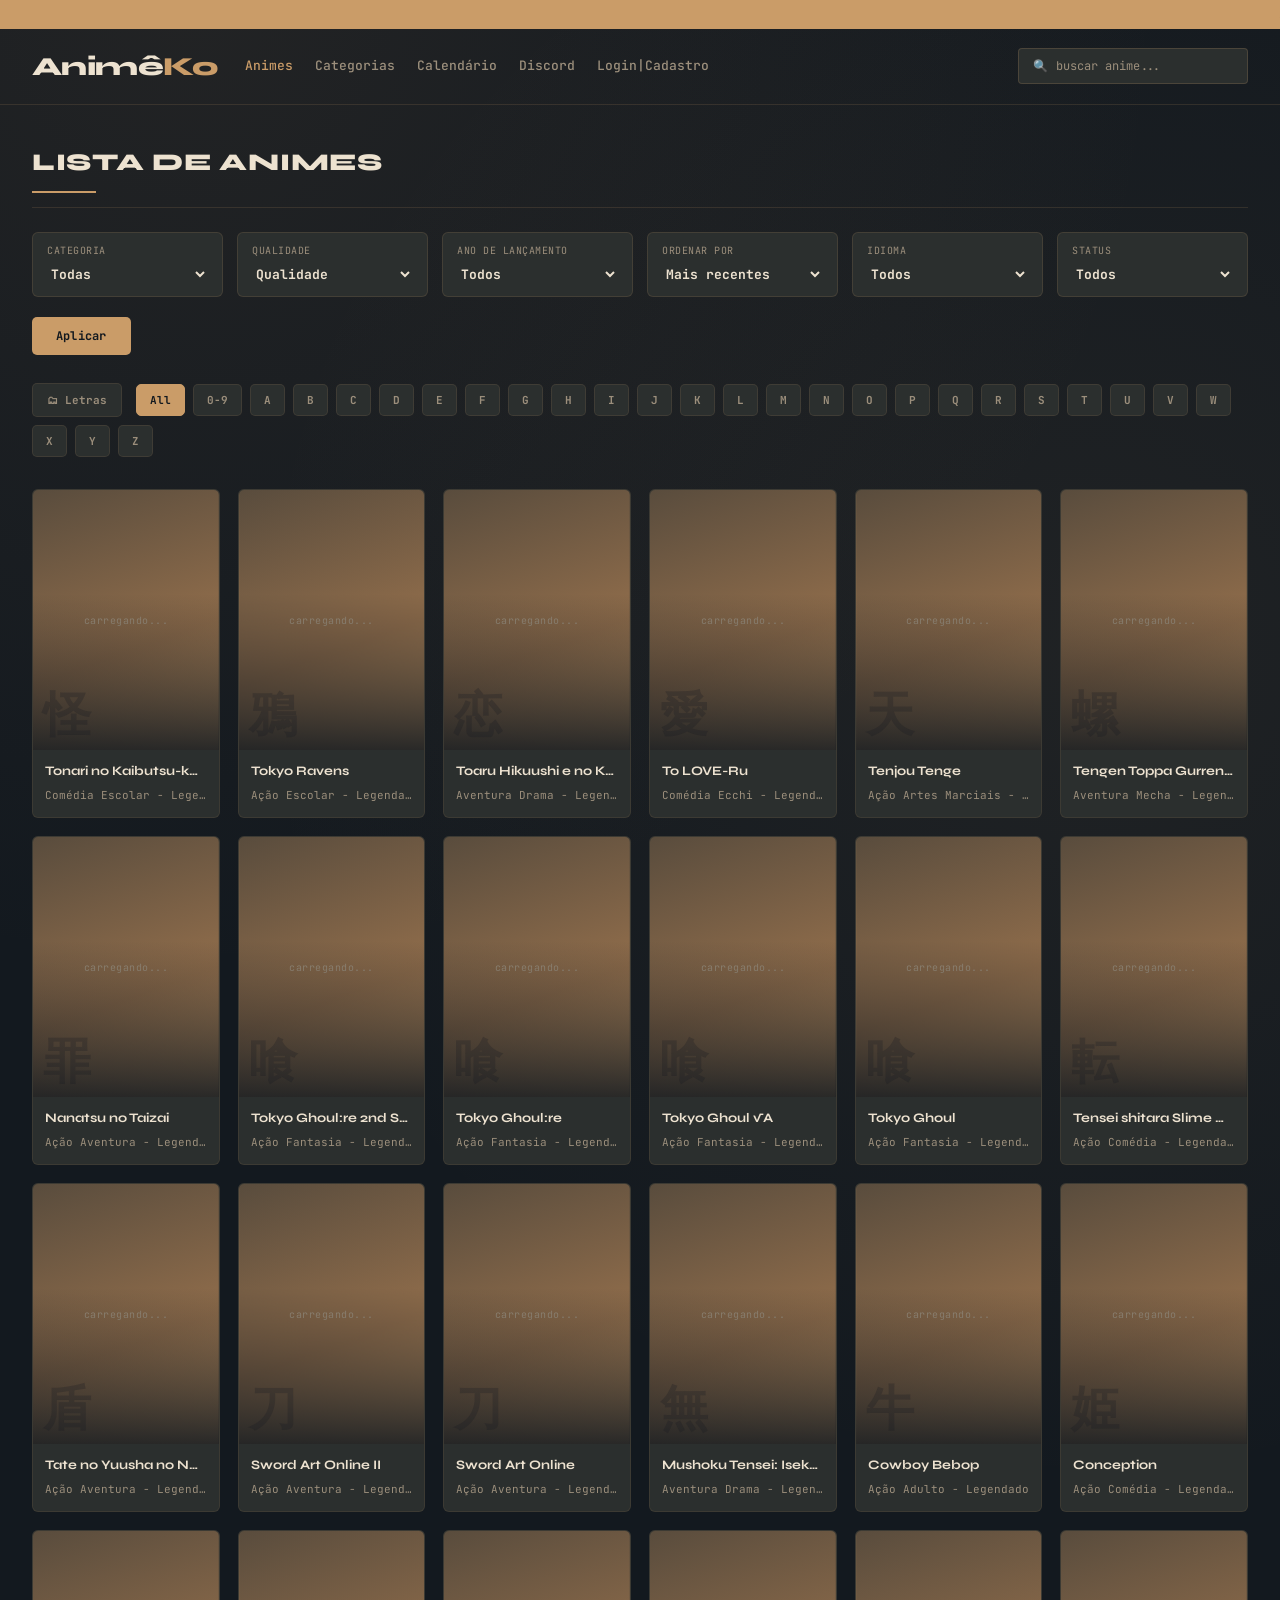
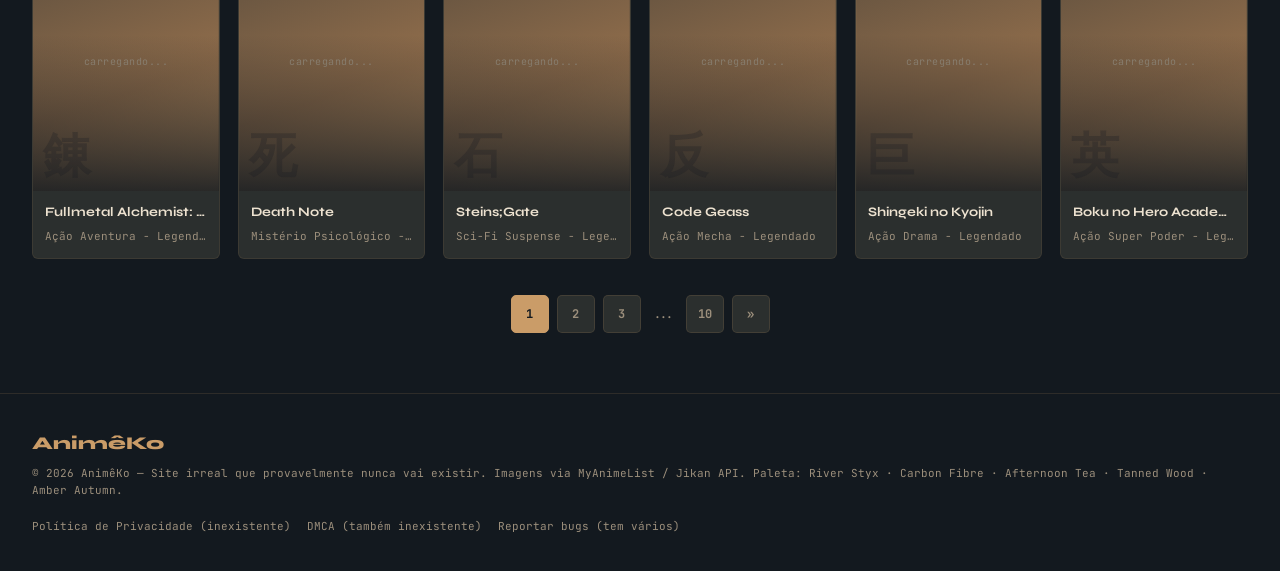
<file: animeko-lista.html>
<!DOCTYPE html>
<html lang="pt-BR">
<head>
  <meta charset="UTF-8">
  <meta name="viewport" content="width=device-width, initial-scale=1, shrink-to-fit=no">
  <title>Lista de Animes — AnimêKo</title>
  <link rel="preconnect" href="https://fonts.googleapis.com">
  <link rel="preconnect" href="https://fonts.gstatic.com" crossorigin>
  <link href="https://fonts.googleapis.com/css2?family=Syne:wght@500;700;800&family=JetBrains+Mono:wght@400;500;700&display=swap" rel="stylesheet">
  <link href="animeko.css" rel="stylesheet">
</head>
<body>

<div class="ticker"><span>⚠ ISTO NÃO É UM SITE REAL — NENHUM FILTRO AQUI FILTRA NADA — É SÓ UM LAYOUT HTML ⚠ &nbsp;&nbsp;&nbsp; ⚠ ISTO NÃO É UM SITE REAL — NENHUM FILTRO AQUI FILTRA NADA — É SÓ UM LAYOUT HTML ⚠</span></div>

<header>
  <div class="logo"><a href="index.html">Animê<em>Ko</em></a></div>
  <nav>
    <a href="animeko-lista.html" style="color:var(--amber)">Animes</a>
    <a href="animeko-categorias.html">Categorias</a>
    <a href="animeko-calendario.html">Calendário</a>
    <a href="#">Discord</a>
    <a href="animeko-login.html">Login|Cadastro</a>
  </nav>
  <div class="search-box">
    🔍 <input type="text" placeholder="buscar anime..." />
  </div>
</header>

<div class="list-wrap">
  <div class="list-head">
    <h1>Lista de animes</h1>
  </div>

  <div class="filter-bar">
    <div class="filter-item">
      <label>Categoria</label>
      <select>
        <option>Todas</option>
        <option>Ação</option>
        <option>Aventura</option>
        <option>Comédia</option>
        <option>Drama</option>
        <option>Fantasia</option>
        <option>Romance</option>
      </select>
    </div>
    <div class="filter-item">
      <label>Qualidade</label>
      <select>
        <option>Qualidade</option>
        <option>HD</option>
        <option>Full HD</option>
        <option>SD</option>
      </select>
    </div>
    <div class="filter-item">
      <label>Ano de Lançamento</label>
      <select>
        <option>Todos</option>
        <option>2026</option>
        <option>2025</option>
        <option>2024</option>
        <option>2023</option>
      </select>
    </div>
    <div class="filter-item">
      <label>Ordenar por</label>
      <select>
        <option>Mais recentes</option>
        <option>Mais antigos</option>
        <option>Ordem alfabética (A-Z)</option>
        <option>Ordem alfabética (Z-A)</option>
        <option>Mais populares</option>
      </select>
    </div>
    <div class="filter-item">
      <label>Idioma</label>
      <select>
        <option>Todos</option>
        <option>Legendado</option>
        <option>Dublado</option>
      </select>
    </div>
    <div class="filter-item">
      <label>Status</label>
      <select>
        <option>Todos</option>
        <option>Em lançamento</option>
        <option>Completo</option>
      </select>
    </div>
  </div>

  <button class="btn-apply" type="button">Aplicar</button>

  <div class="letters-bar">
    <span class="letters-label">🗂 Letras</span>
    <button class="letter-btn active" data-letter="all">All</button>
    <button class="letter-btn" data-letter="0-9">0-9</button>
    <button class="letter-btn" data-letter="a">A</button>
    <button class="letter-btn" data-letter="b">B</button>
    <button class="letter-btn" data-letter="c">C</button>
    <button class="letter-btn" data-letter="d">D</button>
    <button class="letter-btn" data-letter="e">E</button>
    <button class="letter-btn" data-letter="f">F</button>
    <button class="letter-btn" data-letter="g">G</button>
    <button class="letter-btn" data-letter="h">H</button>
    <button class="letter-btn" data-letter="i">I</button>
    <button class="letter-btn" data-letter="j">J</button>
    <button class="letter-btn" data-letter="k">K</button>
    <button class="letter-btn" data-letter="l">L</button>
    <button class="letter-btn" data-letter="m">M</button>
    <button class="letter-btn" data-letter="n">N</button>
    <button class="letter-btn" data-letter="o">O</button>
    <button class="letter-btn" data-letter="p">P</button>
    <button class="letter-btn" data-letter="q">Q</button>
    <button class="letter-btn" data-letter="r">R</button>
    <button class="letter-btn" data-letter="s">S</button>
    <button class="letter-btn" data-letter="t">T</button>
    <button class="letter-btn" data-letter="u">U</button>
    <button class="letter-btn" data-letter="v">V</button>
    <button class="letter-btn" data-letter="w">W</button>
    <button class="letter-btn" data-letter="x">X</button>
    <button class="letter-btn" data-letter="y">Y</button>
    <button class="letter-btn" data-letter="z">Z</button>
  </div>

  <div class="list-grid">

    <div class="card">
      <div class="card-art" data-anime-query="Tonari no Kaibutsu-kun"><span class="glyph">怪</span><span class="img-loading">carregando...</span></div>
      <div class="card-body-inner"><h3>Tonari no Kaibutsu-kun</h3><p>Comédia Escolar - Legendado</p></div>
    </div>
    <div class="card">
      <div class="card-art" data-anime-query="Tokyo Ravens"><span class="glyph">鴉</span><span class="img-loading">carregando...</span></div>
      <div class="card-body-inner"><h3>Tokyo Ravens</h3><p>Ação Escolar - Legendado</p></div>
    </div>
    <div class="card">
      <div class="card-art" data-anime-query="Toaru Hikuushi e no Koiuta"><span class="glyph">恋</span><span class="img-loading">carregando...</span></div>
      <div class="card-body-inner"><h3>Toaru Hikuushi e no Koiuta</h3><p>Aventura Drama - Legendado</p></div>
    </div>
    <div class="card">
      <div class="card-art" data-anime-query="To LOVE-Ru"><span class="glyph">愛</span><span class="img-loading">carregando...</span></div>
      <div class="card-body-inner"><h3>To LOVE-Ru</h3><p>Comédia Ecchi - Legendado</p></div>
    </div>
    <div class="card">
      <div class="card-art" data-anime-query="Tenjou Tenge"><span class="glyph">天</span><span class="img-loading">carregando...</span></div>
      <div class="card-body-inner"><h3>Tenjou Tenge</h3><p>Ação Artes Marciais - Legendado</p></div>
    </div>
    <div class="card">
      <div class="card-art" data-anime-query="Tengen Toppa Gurren Lagann"><span class="glyph">螺</span><span class="img-loading">carregando...</span></div>
      <div class="card-body-inner"><h3>Tengen Toppa Gurren Lag...</h3><p>Aventura Mecha - Legendado</p></div>
    </div>

    <div class="card">
      <div class="card-art" data-anime-query="Nanatsu no Taizai"><span class="glyph">罪</span><span class="img-loading">carregando...</span></div>
      <div class="card-body-inner"><h3>Nanatsu no Taizai</h3><p>Ação Aventura - Legendado</p></div>
    </div>
    <div class="card">
      <div class="card-art" data-anime-query="Tokyo Ghoul re 2nd Season"><span class="glyph">喰</span><span class="img-loading">carregando...</span></div>
      <div class="card-body-inner"><h3>Tokyo Ghoul:re 2nd Season</h3><p>Ação Fantasia - Legendado</p></div>
    </div>
    <div class="card">
      <div class="card-art" data-anime-query="Tokyo Ghoul re"><span class="glyph">喰</span><span class="img-loading">carregando...</span></div>
      <div class="card-body-inner"><h3>Tokyo Ghoul:re</h3><p>Ação Fantasia - Legendado</p></div>
    </div>
    <div class="card">
      <div class="card-art" data-anime-query="Tokyo Ghoul Root A"><span class="glyph">喰</span><span class="img-loading">carregando...</span></div>
      <div class="card-body-inner"><h3>Tokyo Ghoul √A</h3><p>Ação Fantasia - Legendado</p></div>
    </div>
    <div class="card">
      <div class="card-art" data-anime-query="Tokyo Ghoul"><span class="glyph">喰</span><span class="img-loading">carregando...</span></div>
      <div class="card-body-inner"><h3>Tokyo Ghoul</h3><p>Ação Fantasia - Legendado</p></div>
    </div>
    <div class="card">
      <div class="card-art" data-anime-query="Tensei shitara Slime Datta Ken"><span class="glyph">転</span><span class="img-loading">carregando...</span></div>
      <div class="card-body-inner"><h3>Tensei shitara Slime Datta...</h3><p>Ação Comédia - Legendado</p></div>
    </div>

    <div class="card">
      <div class="card-art" data-anime-query="Tate no Yuusha no Nariagari"><span class="glyph">盾</span><span class="img-loading">carregando...</span></div>
      <div class="card-body-inner"><h3>Tate no Yuusha no Nariag...</h3><p>Ação Aventura - Legendado</p></div>
    </div>
    <div class="card">
      <div class="card-art" data-anime-query="Sword Art Online II"><span class="glyph">刀</span><span class="img-loading">carregando...</span></div>
      <div class="card-body-inner"><h3>Sword Art Online II</h3><p>Ação Aventura - Legendado</p></div>
    </div>
    <div class="card">
      <div class="card-art" data-anime-query="Sword Art Online"><span class="glyph">刀</span><span class="img-loading">carregando...</span></div>
      <div class="card-body-inner"><h3>Sword Art Online</h3><p>Ação Aventura - Legendado</p></div>
    </div>
    <div class="card">
      <div class="card-art" data-anime-query="Mushoku Tensei Isekai Ittara Honki Dasu"><span class="glyph">無</span><span class="img-loading">carregando...</span></div>
      <div class="card-body-inner"><h3>Mushoku Tensei: Isekai Itt...</h3><p>Aventura Drama - Legendado</p></div>
    </div>
    <div class="card">
      <div class="card-art" data-anime-query="Cowboy Bebop"><span class="glyph">牛</span><span class="img-loading">carregando...</span></div>
      <div class="card-body-inner"><h3>Cowboy Bebop</h3><p>Ação Adulto - Legendado</p></div>
    </div>
    <div class="card">
      <div class="card-art" data-anime-query="Conception"><span class="glyph">姫</span><span class="img-loading">carregando...</span></div>
      <div class="card-body-inner"><h3>Conception</h3><p>Ação Comédia - Legendado</p></div>
    </div>

    <div class="card">
      <div class="card-art" data-anime-query="Fullmetal Alchemist Brotherhood"><span class="glyph">錬</span><span class="img-loading">carregando...</span></div>
      <div class="card-body-inner"><h3>Fullmetal Alchemist: Broth...</h3><p>Ação Aventura - Legendado</p></div>
    </div>
    <div class="card">
      <div class="card-art" data-anime-query="Death Note"><span class="glyph">死</span><span class="img-loading">carregando...</span></div>
      <div class="card-body-inner"><h3>Death Note</h3><p>Mistério Psicológico - Legendado</p></div>
    </div>
    <div class="card">
      <div class="card-art" data-anime-query="Steins Gate"><span class="glyph">石</span><span class="img-loading">carregando...</span></div>
      <div class="card-body-inner"><h3>Steins;Gate</h3><p>Sci-Fi Suspense - Legendado</p></div>
    </div>
    <div class="card">
      <div class="card-art" data-anime-query="Code Geass Hangyaku no Lelouch"><span class="glyph">反</span><span class="img-loading">carregando...</span></div>
      <div class="card-body-inner"><h3>Code Geass</h3><p>Ação Mecha - Legendado</p></div>
    </div>
    <div class="card">
      <div class="card-art" data-anime-query="Shingeki no Kyojin"><span class="glyph">巨</span><span class="img-loading">carregando...</span></div>
      <div class="card-body-inner"><h3>Shingeki no Kyojin</h3><p>Ação Drama - Legendado</p></div>
    </div>
    <div class="card">
      <div class="card-art" data-anime-query="Boku no Hero Academia"><span class="glyph">英</span><span class="img-loading">carregando...</span></div>
      <div class="card-body-inner"><h3>Boku no Hero Academia</h3><p>Ação Super Poder - Legendado</p></div>
    </div>

  </div>

  <div class="pagination-bar">
    <button class="page-btn active">1</button>
    <button class="page-btn">2</button>
    <button class="page-btn">3</button>
    <span class="page-dots">...</span>
    <button class="page-btn">10</button>
    <button class="page-btn">»</button>
  </div>
</div>

<footer>
  <div>
    <div class="foot-logo">AnimêKo</div>
    <p class="legal">© 2026 AnimêKo — Site irreal que provavelmente nunca vai existir. Imagens via MyAnimeList / Jikan API. Paleta: River Styx · Carbon Fibre · Afternoon Tea · Tanned Wood · Amber Autumn.</p>
  </div>
  <div class="footer-links">
    <a href="#">Política de Privacidade (inexistente)</a>
    <a href="#">DMCA (também inexistente)</a>
    <a href="#">Reportar bugs (tem vários)</a>
  </div>
</footer>

<script>
  // ---- letras: apenas efeito visual, não filtra nada de verdade ----
  document.querySelectorAll('.letter-btn').forEach(btn => {
    btn.addEventListener('click', () => {
      document.querySelectorAll('.letter-btn').forEach(b => b.classList.remove('active'));
      btn.classList.add('active');
    });
  });

  // ---- paginação: apenas efeito visual ----
  document.querySelectorAll('.pagination-bar .page-btn').forEach(btn => {
    btn.addEventListener('click', () => {
      if(btn.textContent.trim() === '»') return;
      document.querySelectorAll('.pagination-bar .page-btn').forEach(b => b.classList.remove('active'));
      btn.classList.add('active');
    });
  });

  // ---- busca de capas via Jikan API (mesmo padrão do index.html) ----
  (async function loadAllImages(){
    const cache = {};
    async function fetchCover(query){
      if(cache[query]) return cache[query];
      try{
        const res = await fetch('https://api.jikan.moe/v4/anime?q=' + encodeURIComponent(query) + '&limit=1');
        const data = await res.json();
        const img = data?.data?.[0]?.images?.jpg?.large_image_url ?? null;
        cache[query] = img;
        return img;
      }catch(e){
        console.warn('Jikan falhou para:', query, e);
        return null;
      }
    }
    const cards = document.querySelectorAll('.card-art[data-anime-query]');
    for(const el of cards){
      const q = el.getAttribute('data-anime-query');
      const img = await fetchCover(q);
      if(img){
        el.style.backgroundImage = "url('" + img + "')";
        el.classList.add('has-photo');
      }
      await new Promise(r => setTimeout(r, 350));
    }
  })();
</script>
</body>
</html>
</file>
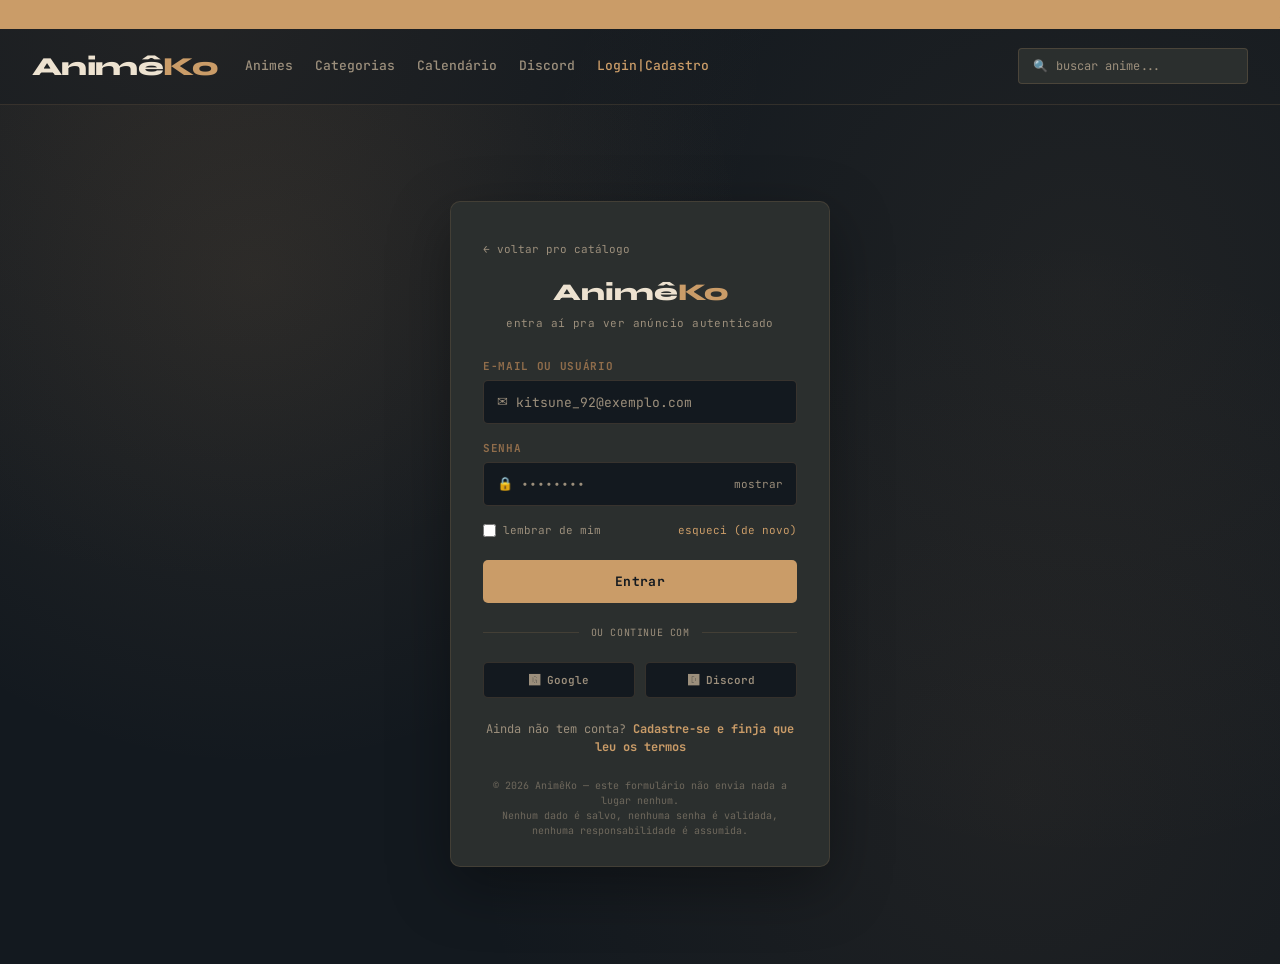
<file: animeko-login.html>
<!DOCTYPE html>
<html lang="pt-BR">
<head>
  <meta charset="UTF-8">
  <meta name="viewport" content="width=device-width, initial-scale=1, shrink-to-fit=no">
  <title>Login — AnimêKo</title>
  <link rel="preconnect" href="https://fonts.googleapis.com">
  <link rel="preconnect" href="https://fonts.gstatic.com" crossorigin>
  <link href="https://fonts.googleapis.com/css2?family=Syne:wght@500;700;800&family=JetBrains+Mono:wght@400;500;700&display=swap" rel="stylesheet">
  <link href="animeko.css" rel="stylesheet">
</head>
<body>

<div class="ticker"><span>⚠ ISTO NÃO É UM SITE REAL — NENHUM LOGIN AQUI É PROCESSADO DE VERDADE — É SÓ UM LAYOUT HTML ⚠ &nbsp;&nbsp;&nbsp; ⚠ ISTO NÃO É UM SITE REAL — NENHUM LOGIN AQUI É PROCESSADO DE VERDADE — É SÓ UM LAYOUT HTML ⚠</span></div>

<header>
  <div class="logo"><a href="index.html">Animê<em>Ko</em></a></div>
  <nav>
    <a href="animeko-lista.html">Animes</a>
    <a href="animeko-categorias.html">Categorias</a>
    <a href="animeko-calendario.html">Calendário</a>
    <a href="#">Discord</a>
    <a href="#" style="color:var(--amber)">Login|Cadastro</a>
  </nav>
  <div class="search-box">
    🔍 <input type="text" placeholder="buscar anime..." />
  </div>
</header>

<div class="login-wrap">
  <div class="login-card">
    <a href="index.html" class="back-home">← voltar pro catálogo</a>
    <div class="login-logo">Animê<em>Ko</em></div>
    <div class="login-sub">entra aí pra ver anúncio autenticado</div>

    <form onsubmit="window.location.href='index.html'; return false;">
      <div class="field">
        <label for="email">E-mail ou usuário</label>
        <div class="input-shell">
          <span>✉</span>
          <input id="email" type="text" placeholder="kitsune_92@exemplo.com" required />
        </div>
      </div>

      <div class="field">
        <label for="senha">Senha</label>
        <div class="input-shell">
          <span>🔒</span>
          <input id="senha" type="password" placeholder="••••••••" required />
          <button type="button" class="toggle-pw" onclick="const i=document.getElementById('senha'); i.type = i.type==='password' ? 'text' : 'password'; this.textContent = i.type==='password' ? 'mostrar' : 'ocultar';">mostrar</button>
        </div>
      </div>

      <div class="row-between">
        <label class="remember">
          <input type="checkbox" />
          lembrar de mim
        </label>
        <a href="#" class="forgot">esqueci (de novo)</a>
      </div>

      <button type="submit" class="btn-login">Entrar</button>
    </form>

    <div class="divider">ou continue com</div>
    <div class="oauth-row">
      <button class="btn-oauth" type="button">🅶 Google</button>
      <button class="btn-oauth" type="button">🅳 Discord</button>
    </div>

    <p class="signup-hint">Ainda não tem conta? <a href="animeko-cadastro.html">Cadastre-se e finja que leu os termos</a></p>

    <p class="fine-print">© 2026 AnimêKo — este formulário não envia nada a lugar nenhum.<br>Nenhum dado é salvo, nenhuma senha é validada, nenhuma responsabilidade é assumida.</p>
  </div>
</div>

</body>
</html>
</file>
<file: animeko.css>
/* =============================================================
   AnimêKo — CSS unificado
   Contém: base/inicial + login + cadastro/signup + calendário + categorias + lista de animes
   ============================================================= */

/* ---------------------------------------------------------------
   1. BASE (ex: animeko-inicial.css)
   --------------------------------------------------------------- */
  :root{
    --styx:#13191F;
    --carbon:#2B2F2E;
    --tea:#594C3D;
    --wood:#906D4B;
    --amber:#CA9C68;
    --text:#EDE2D0;
    --text-dim:#9C8F7C;
    --font-mono:'JetBrains Mono', monospace;
    --font-syne:'Syne', sans-serif;
    --border:rgba(202,156,104,0.15);
  }
  *{box-sizing:border-box; margin:0; padding:0;}
  body{
    background:var(--styx);
    color:var(--text);
    font-family:var(--font-mono);
    line-height:1.5;
    background-image:
      radial-gradient(circle at 15% 0%, rgba(144,109,75,0.12), transparent 40%),
      radial-gradient(circle at 85% 30%, rgba(202,156,104,0.07), transparent 45%);
  }
  a{color:inherit; text-decoration:none;}
  ::selection{background:var(--amber); color:var(--styx);}

  /* ---- topbar ---- */
  .ticker{
    background:var(--amber);
    color:var(--styx);
    font-size:11px;
    font-weight:700;
    letter-spacing:0.08em;
    text-transform:uppercase;
    padding:6px 0;
    overflow:hidden;
    white-space:nowrap;
  }
  .ticker span{display:inline-block; padding-left:100%; animation:scroll 22s linear infinite;}
  @keyframes scroll{from{transform:translateX(0);} to{transform:translateX(-100%);}}

  /* ---- header ---- */
  header{
    display:flex;
    align-items:center;
    padding:18px 32px;
    border-bottom:1px solid var(--border);
    gap:28px;
    flex-wrap:wrap;
  }
  .logo{
    font-family:var(--font-syne);
    font-weight:800;
    font-size:26px;
    letter-spacing:-0.02em;
    flex-shrink:0;
  }
  .logo em{font-style:normal; color:var(--amber);}
  nav{
    display:flex;
    gap:22px;
    font-size:13px;
    font-weight:500;
    flex-wrap:wrap;
    flex:1;
  }
  nav a{color:var(--text-dim); transition:color .15s;}
  nav a:hover{color:var(--amber);}
  .search-box{
    display:flex;
    align-items:center;
    gap:8px;
    background:var(--carbon);
    border:1px solid rgba(202,156,104,0.2);
    border-radius:4px;
    padding:8px 14px;
    font-size:12px;
    color:var(--text-dim);
    width:230px;
    flex-shrink:0;
    margin-left:auto;
  }
  .search-box input{
    background:none;
    border:none;
    outline:none;
    color:var(--text);
    font-family:var(--font-mono);
    font-size:12px;
    width:100%;
  }
  .search-box input::placeholder{color:var(--text-dim);}

  /* ---- hero ---- */
  .hero{
    padding:60px 32px 40px;
    border-bottom:1px solid rgba(202,156,104,0.1);
  }
  .eyebrow{
    font-size:11px;
    letter-spacing:0.18em;
    text-transform:uppercase;
    color:var(--wood);
    margin-bottom:14px;
    font-weight:700;
  }
  h1.hero-title{
    font-family:var(--font-syne);
    font-weight:800;
    font-size:clamp(34px,6vw,64px);
    letter-spacing:-0.03em;
    max-width:820px;
    color:var(--text);
  }
  h1.hero-title em{font-style:normal; color:var(--amber);}
  .hero-sub{
    margin-top:18px;
    max-width:560px;
    color:var(--text-dim);
    font-size:14px;
  }
  .hero-tags{margin-top:26px; display:flex; gap:10px; flex-wrap:wrap;}
  .tag{
    border:1px solid var(--wood);
    color:var(--amber);
    font-size:11px;
    padding:6px 12px;
    border-radius:999px;
    text-transform:uppercase;
    letter-spacing:0.05em;
  }

  /* ---- sections ---- */
  section{padding:48px 32px;}
  /* .cat-head (página de categorias) reaproveita este mesmo padrão de cabeçalho */
  .section-head,.cat-head{
    display:flex;
    align-items:baseline;
    justify-content:space-between;
    margin-bottom:24px;
    border-bottom:1px solid var(--border);
    padding-bottom:14px;
    flex-wrap:wrap;
    gap:10px;
  }
  .section-head h2{
    font-family:var(--font-syne);
    font-weight:700;
    font-size:24px;
    line-height:1.2;
    letter-spacing:-0.01em;
  }
  .section-head .count,.cat-head .count{font-size:11px; color:var(--text-dim); letter-spacing:0.05em;}
  .section-head{position:relative; z-index:2;}

  /* ---- carousel cards ---- */
  .card{
    background:var(--carbon);
    border:1px solid rgba(202,156,104,0.1);
    border-radius:6px;
    overflow:hidden;
    transition:transform .15s, border-color .15s;
    cursor:pointer;
  }
  .card:hover{transform:translateY(-4px); border-color:var(--amber);}
  .card-art{
    height:260px;
    background:linear-gradient(160deg, var(--tea), var(--wood) 60%, var(--amber));
    background-size:cover;
    background-position:center top;
    position:relative;
    display:flex;
    align-items:flex-end;
    padding:10px;
  }
  .card-art::after{
    content:"";
    position:absolute;
    inset:0;
    background:linear-gradient(180deg, rgba(19,25,31,0) 40%, rgba(19,25,31,0.88) 100%);
    pointer-events:none;
  }
  .card-art .glyph{
    font-family:var(--font-syne);
    font-weight:800;
    font-size:48px;
    color:rgba(19,25,31,0.25);
    line-height:1;
    z-index:1;
  }
  .card-art.has-photo .glyph{display:none;}
  .card-art .img-loading{
    position:absolute;
    inset:0;
    display:flex;
    align-items:center;
    justify-content:center;
    font-size:10px;
    color:var(--text-dim);
    letter-spacing:.05em;
  }
  .card-art.has-photo .img-loading{display:none;}
  .badge-art{
    position:absolute;
    top:8px;
    right:8px;
    background:var(--styx);
    color:var(--amber);
    font-size:10px;
    font-weight:700;
    padding:3px 7px;
    border-radius:3px;
    letter-spacing:0.04em;
    z-index:2;
    font-family:var(--font-mono);
  }
  .card-body-inner{padding:12px 12px 14px;}
  .card-body-inner h3{
    font-family:var(--font-syne);
    font-size:13px;
    font-weight:700;
    margin-bottom:5px;
    color:var(--text);
    white-space:nowrap;
    overflow:hidden;
    text-overflow:ellipsis;
  }
  .card-body-inner p{font-size:11px; color:var(--text-dim);}
  .card-meta{
    display:flex;
    justify-content:space-between;
    margin-top:8px;
    font-size:10px;
    color:var(--wood);
  }

  /* ---- bootstrap carousel overrides ---- */
  #lancamentos-carousel .slide-grid{
    display:grid;
    grid-template-columns:repeat(3,1fr);
    gap:18px;
  }
  #lancamentos-carousel .carousel-control-prev,
  #lancamentos-carousel .carousel-control-next{
    width:42px; height:42px;
    top:50%; transform:translateY(-50%);
    background:var(--amber);
    border-radius:50%;
    opacity:0.95;
  }
  #lancamentos-carousel .carousel-control-prev{left:-21px;}
  #lancamentos-carousel .carousel-control-next{right:-21px;}
  #lancamentos-carousel .carousel-control-prev-icon,
  #lancamentos-carousel .carousel-control-next-icon{
    filter:invert(1) brightness(0.15);
    width:16px; height:16px;
  }
  #lancamentos-carousel .carousel-indicators{
    position:static; margin-top:18px; margin-bottom:0;
  }
  #lancamentos-carousel .carousel-indicators [data-bs-target]{
    background-color:var(--wood);
    width:8px; height:8px;
    border-radius:50%; opacity:1;
  }
  #lancamentos-carousel .carousel-indicators .active{background-color:var(--amber);}
  @media (max-width:900px){
    #lancamentos-carousel .slide-grid{grid-template-columns:repeat(2,1fr);}
  }
  @media (max-width:560px){
    #lancamentos-carousel .slide-grid{grid-template-columns:1fr;}
  }

  /* ---- episode list (grid responsivo por breakpoint) ---- */
  .ep-list{
    display:grid;
    grid-template-columns:repeat(4,1fr);
    gap:14px;
  }
  .ep{
    display:flex;
    gap:12px;
    background:var(--carbon);
    border:1px solid rgba(202,156,104,0.08);
    border-radius:6px;
    padding:10px;
    align-items:center;
    min-width:0;
    transition:border-color .15s;
    cursor:pointer;
  }
  .ep:hover{border-color:var(--amber);}
  .ep-thumb{
    width:64px; height:64px;
    border-radius:4px;
    flex-shrink:0;
    background:linear-gradient(135deg,var(--wood),var(--tea));
    background-size:cover;
    background-position:center top;
    position:relative;
    overflow:hidden;
  }
  .ep-thumb.has-photo{background-color:var(--carbon);}
  .ep-info{min-width:0; flex:1;}
  .ep h4{font-size:12px; color:var(--text); margin-bottom:4px;
    white-space:nowrap; overflow:hidden; text-overflow:ellipsis; max-width:100%;}
  .ep span{font-size:10px; color:var(--amber); font-weight:700;}

  @media (max-width:1100px){
    .ep-list{grid-template-columns:repeat(3,1fr);}
  }
  @media (max-width:800px){
    .ep-list{grid-template-columns:repeat(2,1fr);}
  }
  @media (max-width:480px){
    .ep-list{grid-template-columns:1fr;}
    .ep-thumb{width:56px; height:56px;}
  }

  /* ---- ranking ---- */
  .rank-list{display:flex; flex-direction:column; gap:0; position:relative; z-index:1; margin-top:6px;}
  .rank-item{
    display:flex; align-items:center; gap:18px;
    padding:16px 4px;
    border-bottom:1px solid rgba(202,156,104,0.08);
  }
  .rank-num{
    font-family:var(--font-syne);
    font-weight:800; font-size:34px;
    line-height:1;
    width:50px;
    flex-shrink:0;
    -webkit-text-stroke:1px var(--amber);
    color:transparent;
  }
  .rank-item h4{font-size:13px; color:var(--text); margin-bottom:4px;}
  .rank-item p{font-size:11px; color:var(--text-dim);}

  /* ---- misc ---- */
  .ad-strip{
    margin:0 32px;
    border:1px dashed var(--wood);
    border-radius:6px;
    padding:18px;
    text-align:center;
    color:var(--text-dim);
    font-size:11px;
    letter-spacing:0.05em;
  }
  .ad-strip strong{color:var(--amber);}
  .chat-card{
    margin:0 32px 48px;
    background:var(--carbon);
    border:1px solid rgba(202,156,104,0.12);
    border-radius:8px;
    padding:20px;
    max-width:100%;
    display:flex;
    gap:24px;
    flex-wrap:wrap;
    align-items:stretch;
  }
  .chat-card-info{flex:1 1 220px; min-width:200px; display:flex; flex-direction:column;}
  .chat-card h5{font-family:var(--font-syne); font-size:13px; margin-bottom:10px; color:var(--amber);}
  .chat-card p{font-size:12px; color:var(--text-dim); margin-bottom:14px;}
  .chat-btns{display:flex; gap:10px; margin-top:auto;}

  /* ---- fake chat widget (somente decorativo, sem JS) ---- */
  .chat-window{
    flex:1 1 260px;
    min-width:240px;
    max-width:640px;
    background:var(--styx);
    border:1px solid var(--border);
    border-radius:8px;
    display:flex;
    flex-direction:column;
    overflow:hidden;
  }
  .chat-window-head{
    display:flex; align-items:center; gap:6px;
    padding:10px 14px;
    font-size:11px;
    color:var(--text-dim);
    letter-spacing:0.03em;
    border-bottom:1px solid rgba(202,156,104,0.1);
  }
  .chat-dot{
    width:7px; height:7px;
    border-radius:50%;
    background:#5fbf77;
    box-shadow:0 0 0 3px rgba(95,191,119,0.15);
    flex-shrink:0;
  }
  .chat-online{margin-left:auto; color:var(--wood);}
  .chat-messages{
    padding:12px 14px;
    display:flex;
    flex-direction:column;
    gap:10px;
    max-height:190px;
    overflow-y:auto;
  }
  .chat-messages::-webkit-scrollbar{width:6px;}
  .chat-messages::-webkit-scrollbar-thumb{background:var(--wood); border-radius:3px;}
  .chat-msg{display:flex; gap:8px; align-items:flex-start;}
  .chat-avatar{
    width:24px; height:24px;
    border-radius:50%;
    flex-shrink:0;
    display:flex; align-items:center; justify-content:center;
    font-family:var(--font-syne);
    font-size:10px; font-weight:800;
    color:var(--styx);
  }
  .chat-bubble{
    background:var(--carbon);
    border-radius:6px;
    padding:6px 10px;
    min-width:0;
  }
  .chat-user{display:block; font-size:10px; font-weight:700; color:var(--amber); margin-bottom:2px;}
  .chat-bubble p{font-size:11px; color:var(--text); line-height:1.4;}
  .chat-msg.self{flex-direction:row-reverse;}
  .chat-msg.self .chat-bubble{background:rgba(202,156,104,0.14); text-align:right;}
  .chat-msg.self .chat-user{color:var(--wood);}
  .chat-input-row{
    display:flex; align-items:center; gap:8px;
    padding:10px 14px;
    border-top:1px solid rgba(202,156,104,0.1);
  }
  .chat-input-fake{
    flex:1;
    background:var(--carbon);
    border:1px solid var(--border);
    border-radius:4px;
    padding:7px 10px;
    font-size:11px;
    color:var(--text-dim);
  }
  .chat-send{
    background:var(--amber);
    color:var(--styx);
    font-size:10px;
    font-weight:700;
    padding:7px 12px;
    border-radius:4px;
    white-space:nowrap;
  }
  @media (max-width:640px){
    .chat-card{flex-direction:column;}
    .chat-window{max-width:100%;}
  }
  .btn-af{
    font-family:var(--font-mono);
    font-size:11px; font-weight:700;
    padding:9px 16px; border-radius:4px; cursor:pointer;
  }
  .btn-primary-af{background:var(--amber); color:var(--styx); border:none;}
  .btn-ghost-af{background:transparent; color:var(--text-dim); border:1px solid var(--wood);}
  footer{
    border-top:1px solid var(--border);
    padding:36px 32px;
    display:flex; justify-content:space-between;
    flex-wrap:wrap; gap:20px;
    font-size:11px; color:var(--text-dim);
  }
  footer .foot-logo{font-family:var(--font-syne); font-weight:800; color:var(--amber); font-size:18px; margin-bottom:8px;}
  .footer-links{display:flex; gap:16px; flex-wrap:wrap;}
  .footer-links a:hover{color:var(--amber);}

  @media (max-width:640px){
    header{padding:16px; gap:16px;}
    .search-box{width:100%; margin-left:0;}
    section{padding:32px 16px;}
    .hero{padding:40px 16px;}
    .chat-card,.ad-strip{margin-left:16px; margin-right:16px;}
  }

/* ---------------------------------------------------------------
   2/3. AUTENTICAÇÃO — LOGIN + CADASTRO (compartilhado)
   ex: animeko-login.css + animeko-signup.css, unificados por serem
   estruturalmente idênticos (mesmo card, campos, botões e rodapé).
   --------------------------------------------------------------- */
.login-wrap,.signup-wrap{
  min-height:calc(100vh - 41px);
  display:flex;
  align-items:center;
  justify-content:center;
  padding:48px 20px;
  position:relative;
  overflow:hidden;
}
.login-wrap::before,.signup-wrap::before{
  content:"";
  position:absolute;
  inset:0;
  background:
    radial-gradient(circle at 20% 20%, rgba(202,156,104,0.10), transparent 40%),
    radial-gradient(circle at 80% 80%, rgba(144,109,75,0.10), transparent 45%);
  pointer-events:none;
}
.login-card,.signup-card{
  position:relative;
  z-index:1;
  width:100%;
  background:var(--carbon);
  border:1px solid var(--border);
  border-radius:10px;
  padding:34px 32px 28px;
  box-shadow:0 20px 60px rgba(0,0,0,0.35);
}
.login-card{max-width:380px;}
.signup-card{max-width:420px;}
.login-logo,.signup-logo{
  font-family:var(--font-syne);
  font-weight:800;
  font-size:24px;
  text-align:center;
  margin-bottom:4px;
}
.login-logo em,.signup-logo em{font-style:normal; color:var(--amber);}
.login-sub,.signup-sub{
  text-align:center;
  font-size:11px;
  color:var(--text-dim);
  letter-spacing:0.04em;
  margin-bottom:26px;
}

/* ---- campos de formulário ---- */
.field{margin-bottom:16px;}
.field-row{display:flex; gap:12px;}
.field-row .field{flex:1; min-width:0;}
.field label{
  display:block;
  font-size:11px;
  color:var(--wood);
  text-transform:uppercase;
  letter-spacing:0.06em;
  font-weight:700;
  margin-bottom:6px;
}
.field .input-shell{
  display:flex;
  align-items:center;
  gap:8px;
  background:var(--styx);
  border:1px solid rgba(202,156,104,0.2);
  border-radius:5px;
  padding:11px 13px;
  transition:border-color .15s;
}
.field .input-shell:focus-within{border-color:var(--amber);}
.field .input-shell span{font-size:13px; color:var(--text-dim); flex-shrink:0;}
.field input{
  background:none;
  border:none;
  outline:none;
  color:var(--text);
  font-family:var(--font-mono);
  font-size:13px;
  width:100%;
  min-width:0;
}
.field input::placeholder{color:var(--text-dim);}
.toggle-pw{
  background:none;
  border:none;
  color:var(--text-dim);
  font-size:11px;
  cursor:pointer;
  font-family:var(--font-mono);
  flex-shrink:0;
}
.toggle-pw:hover{color:var(--amber);}

/* ---- somente login: lembrar-me / esqueci a senha ---- */
.row-between{
  display:flex;
  align-items:center;
  justify-content:space-between;
  font-size:11px;
  margin:4px 0 22px;
}
.remember{
  display:flex;
  align-items:center;
  gap:7px;
  color:var(--text-dim);
  cursor:pointer;
}
.remember input{accent-color:var(--amber); width:13px; height:13px;}
.forgot{color:var(--amber);}
.forgot:hover{text-decoration:underline;}

/* ---- somente cadastro: medidor de força de senha (decorativo) ---- */
.pw-strength{
  display:flex;
  gap:4px;
  margin-top:8px;
}
.pw-strength i{
  flex:1;
  height:3px;
  border-radius:2px;
  background:var(--border);
}
.pw-strength.weak i:nth-child(1){background:#c96a4f;}
.pw-strength.medium i:nth-child(1),
.pw-strength.medium i:nth-child(2){background:var(--wood);}
.pw-strength.strong i{background:var(--amber);}
.pw-hint{font-size:10px; color:var(--text-dim); margin-top:6px;}

.field-check{
  display:flex;
  align-items:flex-start;
  gap:9px;
  font-size:11px;
  color:var(--text-dim);
  margin:18px 0 22px;
  line-height:1.5;
  cursor:pointer;
}
.field-check input{accent-color:var(--amber); width:13px; height:13px; margin-top:2px; flex-shrink:0;}
.field-check a{color:var(--amber);}
.field-check a:hover{text-decoration:underline;}

/* ---- botão principal (login/cadastro) ---- */
.btn-login,.btn-signup{
  width:100%;
  background:var(--amber);
  color:var(--styx);
  border:none;
  font-family:var(--font-mono);
  font-weight:700;
  font-size:13px;
  padding:13px;
  border-radius:5px;
  cursor:pointer;
  letter-spacing:0.02em;
  transition:filter .15s, transform .1s;
}
.btn-login:hover,.btn-signup:hover{filter:brightness(1.08);}
.btn-login:active,.btn-signup:active{transform:scale(0.99);}

/* ---- divisor "ou continue com" + oauth ---- */
.divider{
  display:flex;
  align-items:center;
  gap:12px;
  margin:22px 0;
  font-size:10px;
  color:var(--text-dim);
  text-transform:uppercase;
  letter-spacing:0.06em;
}
.divider::before,.divider::after{
  content:"";
  flex:1;
  height:1px;
  background:var(--border);
}
.oauth-row{display:flex; gap:10px; margin-bottom:22px;}
.btn-oauth{
  flex:1;
  display:flex;
  align-items:center;
  justify-content:center;
  gap:8px;
  background:var(--styx);
  border:1px solid rgba(202,156,104,0.18);
  color:var(--text-dim);
  font-family:var(--font-mono);
  font-size:11px;
  font-weight:600;
  padding:10px;
  border-radius:5px;
  cursor:pointer;
  transition:border-color .15s, color .15s;
}
.btn-oauth:hover{border-color:var(--amber); color:var(--amber);}

/* ---- rodapé do card (link cruzado + aviso) ---- */
.signup-hint,.login-hint{
  text-align:center;
  font-size:12px;
  color:var(--text-dim);
}
.signup-hint a,.login-hint a{color:var(--amber); font-weight:700;}
.signup-hint a:hover,.login-hint a:hover{text-decoration:underline;}
.fine-print{
  text-align:center;
  font-size:10px;
  color:var(--text-dim);
  opacity:0.6;
  margin-top:22px;
  line-height:1.5;
}
.back-home{
  display:inline-block;
  margin-bottom:18px;
  font-size:11px;
  color:var(--text-dim);
}
.back-home:hover{color:var(--amber);}

@media (max-width:480px){
  .field-row{flex-direction:column; gap:16px;}
  .signup-card{padding:28px 22px 24px;}
}

/* ---------------------------------------------------------------
   4. CALENDÁRIO (ex: animeko-calendario.css)
   --------------------------------------------------------------- */
/* ---- página de calendário (usa as mesmas variáveis do animeko-inicial.css) ---- */
.cal-head{
  margin-bottom:6px;
}
.cal-head h1{
  font-family:var(--font-syne);
  font-weight:800;
  font-size:26px;
  letter-spacing:0.02em;
  text-transform:uppercase;
}
.cal-head p{
  margin-top:6px;
  font-size:12px;
  color:var(--text-dim);
}

/* ---- abas de dias ---- */
.day-tabs{
  display:grid;
  grid-template-columns:repeat(6, 1fr);
  gap:10px;
  margin:26px 0 30px;
}
.day-tab{
  display:flex;
  flex-direction:column;
  align-items:flex-start;
  gap:4px;
  background:var(--carbon);
  border:1px solid rgba(202,156,104,0.12);
  border-radius:6px;
  padding:11px 14px;
  cursor:pointer;
  font-family:var(--font-mono);
  color:var(--text);
  transition:border-color .15s, background .15s, transform .1s;
  text-align:left;
}
.day-tab:hover{border-color:var(--amber); transform:translateY(-2px);}
.day-tab-label{
  font-size:9px;
  text-transform:uppercase;
  letter-spacing:0.08em;
  color:var(--text-dim);
  font-weight:700;
}
.day-tab-name{
  font-size:13px;
  font-weight:700;
  color:var(--text);
  white-space:nowrap;
  overflow:hidden;
  text-overflow:ellipsis;
  max-width:100%;
}
.day-tab.active{
  background:var(--amber);
  border-color:var(--amber);
}
.day-tab.active .day-tab-label{color:rgba(19,25,31,0.65);}
.day-tab.active .day-tab-name{color:var(--styx);}

@media (max-width:1100px){
  .day-tabs{grid-template-columns:repeat(4, 1fr);}
}
@media (max-width:700px){
  .day-tabs{grid-template-columns:repeat(3, 1fr);}
}
@media (max-width:480px){
  .day-tabs{grid-template-columns:repeat(2, 1fr);}
}

/* ---- painel do dia selecionado ---- */
.cal-panel{display:none;}
.cal-panel.active{display:block;}
.cal-panel-head{
  display:flex;
  align-items:baseline;
  justify-content:space-between;
  margin-bottom:18px;
  border-bottom:1px solid var(--border);
  padding-bottom:12px;
  flex-wrap:wrap;
  gap:8px;
}
.cal-panel-head h2{
  font-family:var(--font-syne);
  font-weight:700;
  font-size:19px;
}
.cal-panel-head .count{font-size:11px; color:var(--text-dim); letter-spacing:0.04em;}

.cal-grid{
  display:grid;
  grid-template-columns:repeat(6, 1fr);
  gap:16px;
}
.cal-grid .card-body-inner p{
  color:var(--text-dim);
  white-space:nowrap;
  overflow:hidden;
  text-overflow:ellipsis;
}

/* ---------------------------------------------------------------
   5. CATEGORIAS (ex: animeko-categorias.css)
   --------------------------------------------------------------- */
/* ---- página de categorias (o cabeçalho reaproveita .section-head, ver seção 1) ---- */
.cat-head h1{
  font-family:var(--font-syne);
  font-weight:800;
  font-size:22px;
  letter-spacing:0.02em;
  text-transform:uppercase;
  position:relative;
  padding-bottom:10px;
}

.cat-grid{
  display:grid;
  grid-template-columns:repeat(6, 1fr);
  gap:14px;
}
.cat-card{
  background:var(--carbon);
  border:1px solid rgba(202,156,104,0.1);
  border-radius:6px;
  padding:14px 16px 16px;
  cursor:pointer;
  transition:transform .15s, border-color .15s;
  min-width:0;
}
.cat-card:hover{transform:translateY(-3px); border-color:var(--amber);}
.cat-eyebrow{
  font-size:9px;
  color:var(--text-dim);
  text-transform:uppercase;
  letter-spacing:0.08em;
  margin-bottom:8px;
}
.cat-name{
  display:flex;
  align-items:center;
  gap:7px;
  font-family:var(--font-syne);
  font-weight:700;
  font-size:14px;
  color:var(--text);
  white-space:nowrap;
  overflow:hidden;
  text-overflow:ellipsis;
}
.cat-name .cat-icon{color:var(--amber); flex-shrink:0; font-size:12px;}
.cat-total{
  margin-top:10px;
  font-size:11px;
  color:var(--wood);
}

/* ---------------------------------------------------------------
   6. LISTA DE ANIMES (ex: animeko-lista.css)
   --------------------------------------------------------------- */
.list-head{
  margin-bottom:24px;
  padding-bottom:14px;
  border-bottom:1px solid var(--border);
}
.list-head h1{
  font-family:var(--font-syne);
  font-weight:800;
  font-size:24px;
  letter-spacing:0.03em;
  text-transform:uppercase;
  position:relative;
  padding-bottom:12px;
  display:inline-block;
}
.cat-head h1::after,.list-head h1::after{
  content:"";
  position:absolute;
  left:0; bottom:0;
  width:64px; height:2px;
  background:var(--amber);
}

/* ---- barra de filtros ---- */
.filter-bar{
  display:grid;
  grid-template-columns:repeat(6, 1fr);
  gap:14px;
  margin-bottom:20px;
}
.filter-item{
  background:var(--carbon);
  border:1px solid var(--border);
  border-radius:6px;
  padding:10px 14px;
  transition:border-color .15s;
}
.filter-item:focus-within{border-color:var(--amber);}
.filter-item label{
  display:block;
  font-size:10px;
  color:var(--text-dim);
  text-transform:uppercase;
  letter-spacing:0.05em;
  margin-bottom:4px;
}
.filter-item select{
  width:100%;
  background:none;
  border:none;
  outline:none;
  color:var(--text);
  font-family:var(--font-mono);
  font-weight:700;
  font-size:13px;
  cursor:pointer;
}
.filter-item select option{background:var(--carbon); color:var(--text);}

.btn-apply{
  background:var(--amber);
  color:var(--styx);
  border:none;
  font-family:var(--font-mono);
  font-weight:700;
  font-size:12px;
  padding:11px 24px;
  border-radius:5px;
  cursor:pointer;
  letter-spacing:0.02em;
  transition:filter .15s, transform .1s;
  margin-bottom:28px;
}
.btn-apply:hover{filter:brightness(1.08);}
.btn-apply:active{transform:scale(0.98);}

/* ---- barra de letras ---- */
.letters-bar{
  display:flex;
  align-items:center;
  gap:8px;
  flex-wrap:wrap;
  margin-bottom:32px;
}
.letters-label{
  display:flex;
  align-items:center;
  gap:6px;
  background:var(--carbon);
  border:1px solid rgba(202,156,104,0.12);
  border-radius:5px;
  padding:8px 14px;
  font-size:11px;
  font-weight:700;
  color:var(--text-dim);
  margin-right:6px;
}
.letter-btn{
  background:var(--carbon);
  border:1px solid rgba(202,156,104,0.12);
  border-radius:5px;
  color:var(--text-dim);
  font-family:var(--font-mono);
  font-size:11px;
  font-weight:700;
  padding:8px 13px;
  cursor:pointer;
  transition:border-color .15s, color .15s, background .15s;
}
.letter-btn:hover{border-color:var(--amber); color:var(--amber);}
.letter-btn.active{
  background:var(--amber);
  border-color:var(--amber);
  color:var(--styx);
}

/* ---- grid de animes ---- */
.list-grid{
  display:grid;
  grid-template-columns:repeat(6, 1fr);
  gap:18px;
  margin-bottom:36px;
}
.list-grid .card-body-inner p{
  color:var(--text-dim);
  white-space:nowrap;
  overflow:hidden;
  text-overflow:ellipsis;
}

/* ---- paginação ---- */
.pagination-bar{
  display:flex;
  align-items:center;
  justify-content:center;
  gap:8px;
  flex-wrap:wrap;
  margin-top:8px;
}
.page-btn{
  min-width:38px;
  height:38px;
  display:flex;
  align-items:center;
  justify-content:center;
  background:var(--carbon);
  border:1px solid var(--border);
  border-radius:5px;
  color:var(--text-dim);
  font-family:var(--font-mono);
  font-size:12px;
  font-weight:700;
  cursor:pointer;
  transition:border-color .15s, color .15s, background .15s;
  padding:0 10px;
}
.page-btn:hover{border-color:var(--amber); color:var(--amber);}
.page-btn.active{
  background:var(--amber);
  border-color:var(--amber);
  color:var(--styx);
}
.page-dots{
  color:var(--text-dim);
  font-size:12px;
  padding:0 4px;
}

/* ---------------------------------------------------------------
   7. WRAPPERS + GRIDS RESPONSIVOS (compartilhado)
   Calendário, Categorias e Lista usam o mesmíssimo padding de página
   e o mesmíssimo padrão de colunas (6 → 4 → 3 → 2), então os
   breakpoints ficam unificados aqui em vez de repetidos 3x.
   --------------------------------------------------------------- */
.cal-wrap,.cat-wrap,.list-wrap{
  padding:40px 32px 60px;
  position:relative;
}

@media (max-width:1200px){
  .cal-grid,.cat-grid,.list-grid{grid-template-columns:repeat(4, 1fr);}
  .filter-bar{grid-template-columns:repeat(3, 1fr);}
}
@media (max-width:800px){
  .cal-grid,.cat-grid,.list-grid{grid-template-columns:repeat(3, 1fr);}
  .filter-bar{grid-template-columns:repeat(2, 1fr);}
}
@media (max-width:560px){
  .cal-grid,.cat-grid,.list-grid{grid-template-columns:repeat(2, 1fr);}
  .filter-bar{grid-template-columns:1fr;}
  .cal-wrap,.cat-wrap,.list-wrap{padding:28px 16px 40px;}
}
</file>
